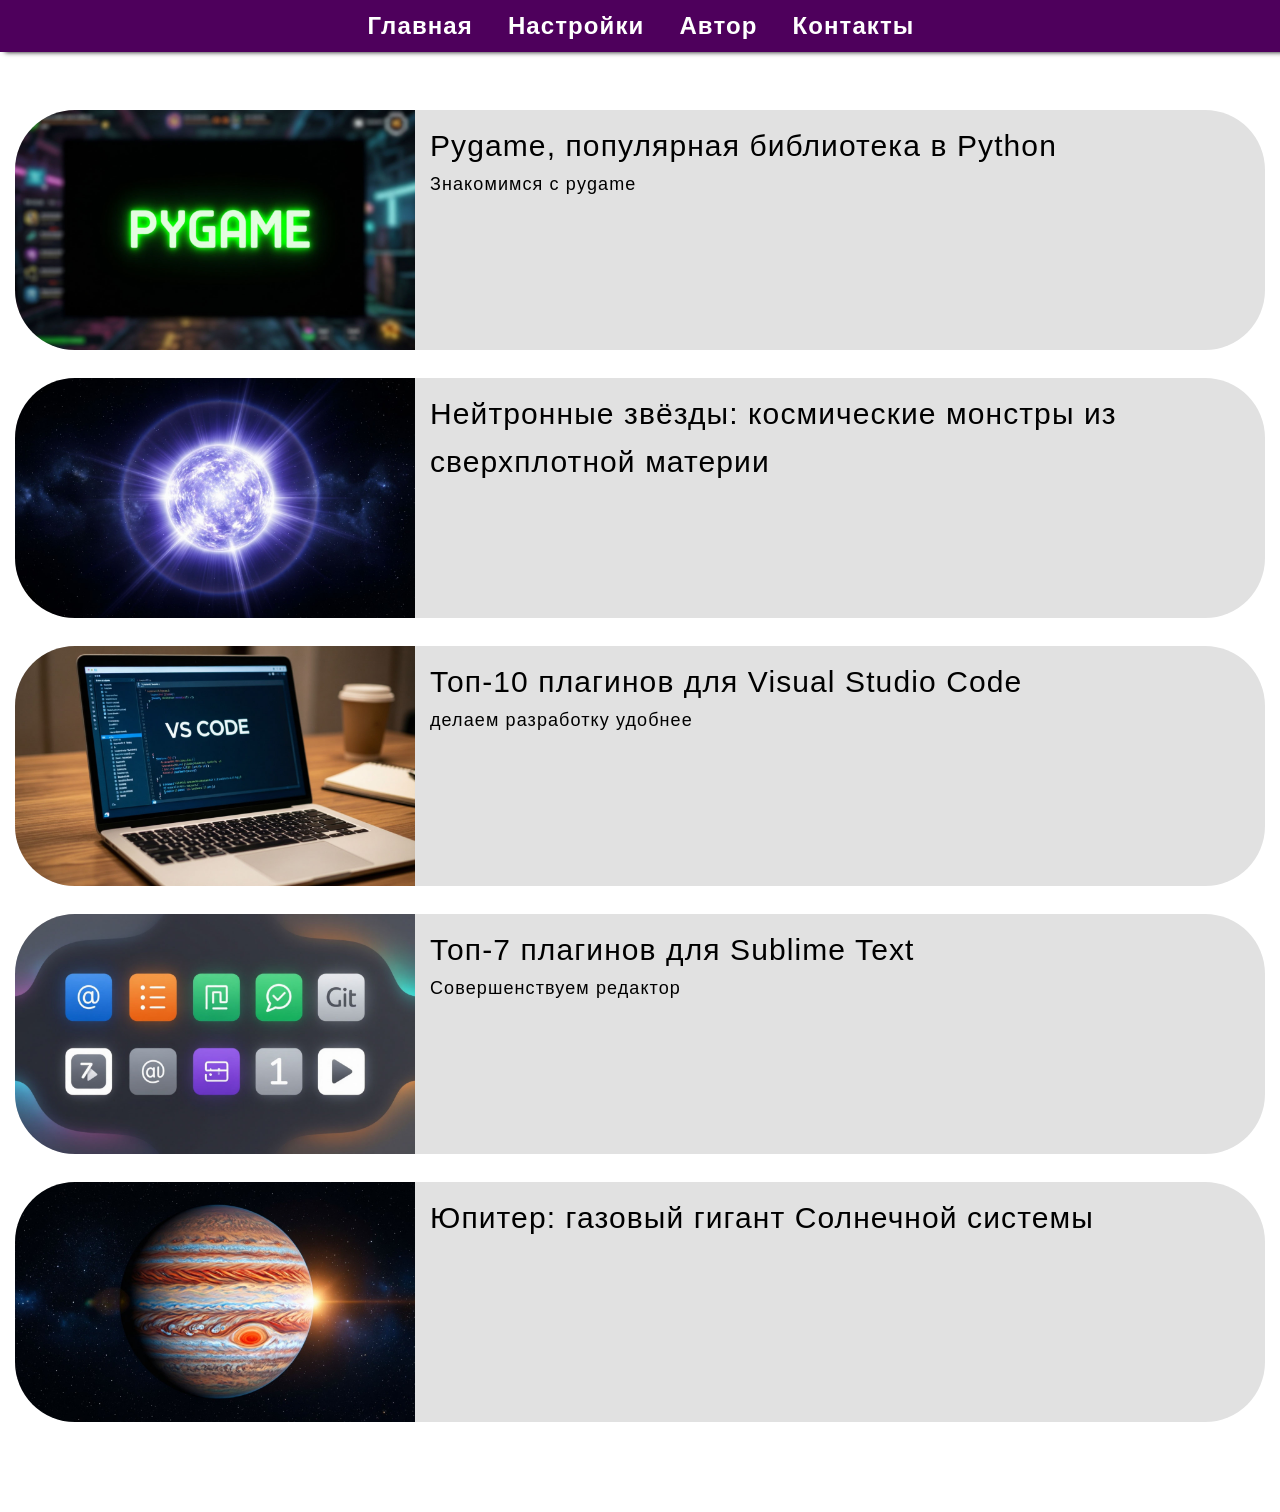
<file: index.html>
<!DOCTYPE html>
<html lang="en">
<head>
  <meta charset="UTF-8">
  <meta name="viewport" content="width=device-width, initial-scale=1.0">
  <link rel="stylesheet" href="style.css">
  <link rel="shortcut icon" href="img/free-icon-web-3694372.png" />
  <title>Главная</title>
</head>
<body>
  <header>
    <a href="index.html">Главная</a>
    <div class="header_contact_box">
      <input class="non_checkbox" type="checkbox" id="toggle-3">
      <label class="header_text_label" for="toggle-3">Настройки</label>
      <div class="contack_container">
        <label class="close_window" for="toggle-3">
          <img class="img_block_info" src="img/close_windows.png">
        </label>
        <p style="margin-top: 5px;">Я не владею javascript</p>
        <img class="header_mem" src="img/mem_cat_2.webp">
      </div>
    </div>
    <a class="header_text_label" href="about_me.html">Автор</a>
    <div class="header_contact_box">
      <input class="non_checkbox" type="checkbox" id="toggle-1">
      <label class="header_text_label" for="toggle-1">Контакты</label>
      <div class="contack_container">
        <label class="close_window" for="toggle-1">
          <img class="img_block_info" src="img/close_windows.png">
        </label>
        <p style="margin-right: 40px;">EMAIL: ferymgan@gmail.com</p>
        <p>TEL: +7(123)123-12-12</p>
      </div>
    </div>
  </header>
  <div class="header_min_720px">
    <a href="index.html"><img class="icons_header" src="img/home.png"></a>
    <div class="header_contact_box">
      <input class="non_checkbox" type="checkbox" id="min-toggle-1">
      <label class="header_text_label" for="min-toggle-1"><img class="icons_header" src="img/sitings.png"></label>
      <div class="contack_container">
        <label class="close_window" for="min-toggle-1">
          <img class="img_block_info" src="img/close_windows.png">
        </label>
        <p style="margin-top: 5px;">Я не владею javascript</p>
        <img class="header_mem" src="img/mem_cat_2.webp">
      </div>
    </div>
    <a href="about_me.html"><img class="icons_header" src="img/infa.png"></a>
    <div class="header_contact_box">
      <input class="non_checkbox" type="checkbox" id="min-toggle-2">
      <label class="header_text_label" for="min-toggle-2"><img class="icons_header" src="img/contact.png"></label>
      <div class="contack_container">
        <label class="close_window" for="min-toggle-2">
          <img class="img_block_info" src="img/close_windows.png">
        </label>
        <p style="margin-right: 40px;">EMAIL: ferymgan@gmail.com</p>
        <p>TEL: +7(123)123-12-12</p>
      </div>
    </div>
  </div>
  <div class="glav_content">
    <a class="glav_container" href="pygame_s.html">
      <img class="obloshka_glav" src="img/pygame_obloshka.jpg">
      <div>
        <p>Pygame, популярная библиотека в Python</p>
        <div class="text_p_container"><p>Знакомимся с pygame</p></div>
      </div>
    </a>
    <a class="glav_container" href="netron_stars.html">
      <img class="obloshka_glav" src="img/netron_star.jpg">
      <div>
        <p>Нейтронные звёзды: космические монстры из сверхплотной материи</p>
        <div class="text_p_container"><p></p></div>
      </div>
    </a>
    <a class="glav_container" href="vs_code_plagins.html">
      <img class="obloshka_glav" src="img/vs_code_obloshka.jpg">
      <div>
        <p>Топ‑10 плагинов для Visual Studio Code</p>
        <div class="text_p_container"><p>делаем разработку удобнее</p></div>
      </div>
    </a>
    <a class="glav_container" href="syblime_plagins.html">
      <img class="obloshka_glav" src="img/syblime_text_obloshka.jpg" loading="lazy">
      <div>
        <p>Топ‑7 плагинов для Sublime Text</p>
        <div class="text_p_container"><p>Совершенствуем редактор</p></div>
      </div>
    </a>
    <a class="glav_container" href="jupiter_s.html">
      <img class="obloshka_glav" src="img/jupiter_obloshka.jpg" loading="lazy">
      <div>
        <p>Юпитер: газовый гигант Солнечной системы</p>
        <div class="text_p_container"></div>
      </div>
    </a>
  </div>
  <footer>
    
  </footer>
</body>
</html>
</file>
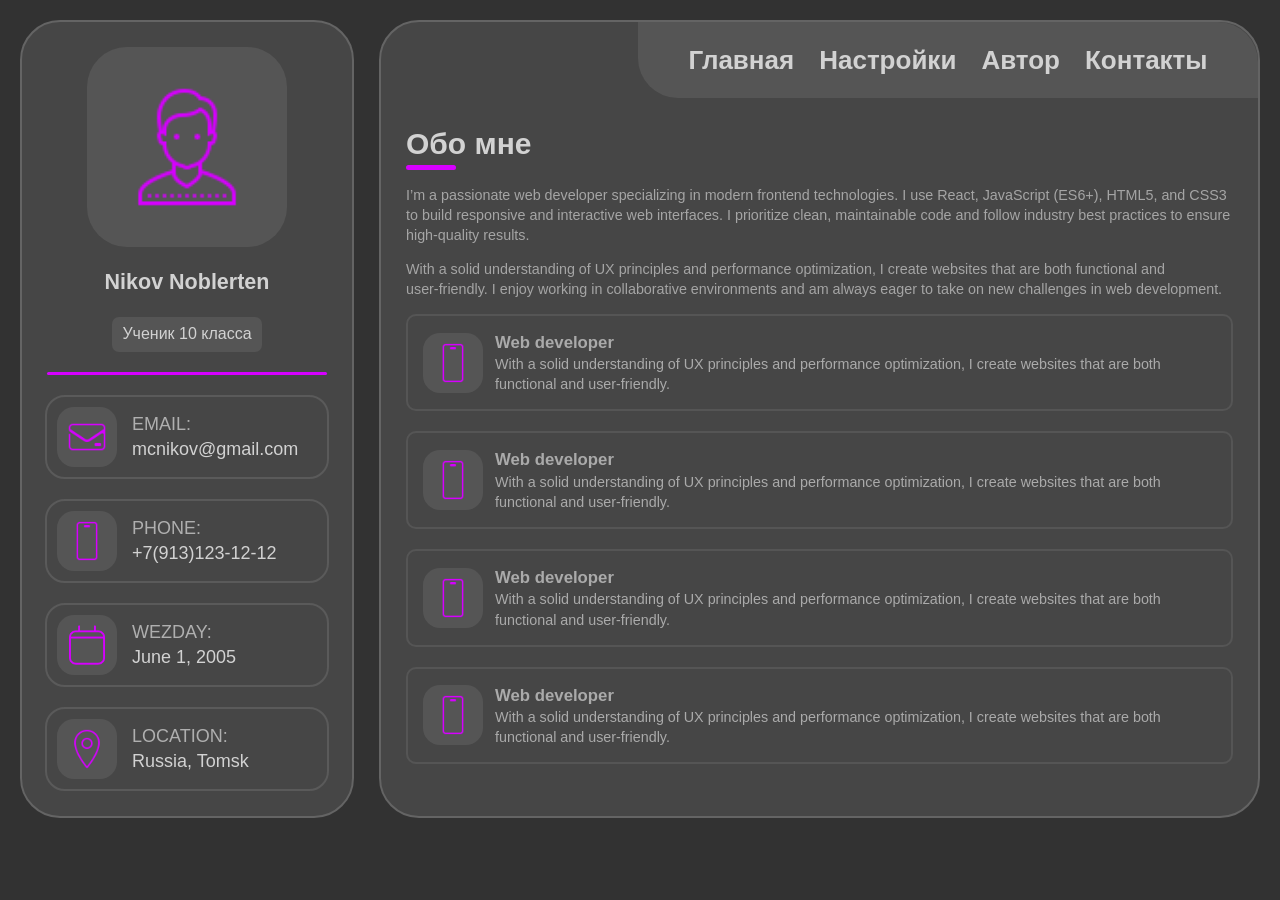
<file: about_me.html>
<!DOCTYPE html>
<html lang="en">
<head>
  <meta charset="UTF-8">
  <meta name="viewport" content="width=device-width, initial-scale=1.0">
  <link rel="stylesheet" href="about.css">
  <link rel="shortcut icon" href="img/free-icon-web-3694372.png" />
  <title>Обо мне</title>
</head>
<body>
  <div class="header_glav">
    <a href="index.html"><img class="icons_header" src="img/home.png"></a>
    <div class="header_contact_box">
      <input class="non_checkbox" type="checkbox" id="min-toggle-1">
      <label for="min-toggle-1"><img class="icons_header" src="img/sitings.png"></label>
      <div class="contack_container">
        <label class="close_window" for="min-toggle-1">
          <img class="img_block_info_close" src="img_about/close_window.png">
        </label>
        <p style="margin-top: 5px;">Я не владею javascript</p>
        <img class="header_mem" src="img/mem_cat_2.webp">
      </div>
    </div>
    <a href="about_me.html"><img class="icons_header" src="img/infa.png"></a>
    <div class="header_contact_box">
      <input class="non_checkbox" type="checkbox" id="min-toggle-2">
      <label for="min-toggle-2"><img class="icons_header" src="img/contact.png"></label>
      <div class="contack_container">
        <label class="close_window" for="min-toggle-2">
          <img class="img_block_info_close" src="img_about/close_window.png">
        </label>
        <p style="margin-right: 40px;">EMAIL: ferymgan@gmail.com</p>
        <p>TEL: +7(123)123-12-12</p>
      </div>
    </div>
  </div>
  <div class="content">
    <div class="left_block">
      <div class="background_img_person"><img style="width: 150px;" src="img_about/images_people.png"></div>
      <h2 class="h2_left_block">Nikov Noblerten</h2>
      <div class="background_ychenik">Ученик 10 класса</div>
      <div class="gorinzotaly_left_block"></div>
      <div class="left_block_info">
        <div class="background_block_info"><img class="img_block_info" src="img_about/infa_1.png"></div>
        <div class="text_left_block_info">
          <p class="text_p_block_info">EMAIL:</p>
          <p>mcnikov@gmail.com</p>
        </div>
      </div>
      <div class="left_block_info">
        <div class="background_block_info"><img class="img_block_info" src="img_about/infa_2.png"></div>
        <div class="text_left_block_info">
          <p class="text_p_block_info">PHONE:</p>
          <p>+7(913)123-12-12</p>
        </div>
      </div>
      <div class="left_block_info">
        <div class="background_block_info"><img class="img_block_info" src="img_about/infa_3.png"></div>
        <div class="text_left_block_info">
          <p class="text_p_block_info">WEZDAY:</p>
          <p>June 1, 2005</p>
        </div>
      </div>
      <div class="left_block_info">
        <div class="background_block_info"><img class="img_block_info" src="img_about/infa_4.png"></div>
        <div class="text_left_block_info">
          <p class="text_p_block_info">LOCATION:</p>
          <p>Russia, Tomsk</p>
        </div>
      </div>
    </div>
    <div class="right_block">
      <header>
        <a class="header_text_label" href="index.html">Главная</a>
        <div class="header_contact_box">
          <input class="non_checkbox" type="checkbox" id="toggle-3">
          <label class="header_text_label" for="toggle-3">Настройки</label>
          <div class="contack_container">
            <label class="close_window" for="toggle-3">
              <img class="img_block_info" src="img_about/close_window.png">
            </label>
            <p style="margin-top: 5px;">Я не владею javascript</p>
            <img class="header_mem" src="img/mem_cat_2.webp">
          </div>
        </div>
        <a class="header_text_label" href="#">Автор</a>
        <div class="header_contact_box">
          <input class="non_checkbox" type="checkbox" id="toggle-1">
          <label class="header_text_label" for="toggle-1">Контакты</label>
          <div class="contack_container">
            <label class="close_window" for="toggle-1">
              <img class="img_block_info" src="img_about/close_window.png">
            </label>
            <p style="margin-right: 40px;">EMAIL: ferymgan@gmail.com</p>
            <p>TEL: +7(123)123-12-12</p>
          </div>
        </div>
      </header>
      <div class="content_right_block">
        <h2>Обо мне</h2>
        <div class="gorizontaly_right_block"></div>
        <p>I’m a passionate web developer specializing in modern frontend technologies. I use React, JavaScript (ES6+), HTML5, and CSS3 to build responsive and interactive web interfaces. I prioritize clean, maintainable code and follow industry best practices to ensure high‑quality results.</p>
        <p>With a solid understanding of UX principles and performance optimization, I create websites that are both functional and user‑friendly. I enjoy working in collaborative environments and am always eager to take on new challenges in web development.</p>
        <div class="glav_box_right">
          <div class="box_right_block">
            <div class="container">
              <div class="background_block_info"><img class="img_block_info" src="img_about/infa_2.png"></div>
              <div class="text_left_block_info">
                <h3>Web developer</h3>
                <p>With a solid understanding of UX principles and performance optimization, I create websites that are both functional and user‑friendly.</p>
              </div>
            </div>
            <div class="container">
              <div class="background_block_info"><img class="img_block_info" src="img_about/infa_2.png"></div>
              <div class="text_left_block_info">
                <h3>Web developer</h3>
                <p>With a solid understanding of UX principles and performance optimization, I create websites that are both functional and user‑friendly.</p>
              </div>
            </div>
          </div>
          <div class="box_right_block">
            <div class="container">
              <div class="background_block_info"><img class="img_block_info" src="img_about/infa_2.png"></div>
              <div class="text_left_block_info">
                <h3>Web developer</h3>
                <p>With a solid understanding of UX principles and performance optimization, I create websites that are both functional and user‑friendly.</p>
              </div>
            </div>
            <div class="container">
              <div class="background_block_info"><img class="img_block_info" src="img_about/infa_2.png"></div>
              <div class="text_left_block_info">
                <h3>Web developer</h3>
                <p>With a solid understanding of UX principles and performance optimization, I create websites that are both functional and user‑friendly.</p>
              </div>
            </div>
          </div>
        </div>
      </div>
    </div>
  </div>
</body>
</html>
</file>
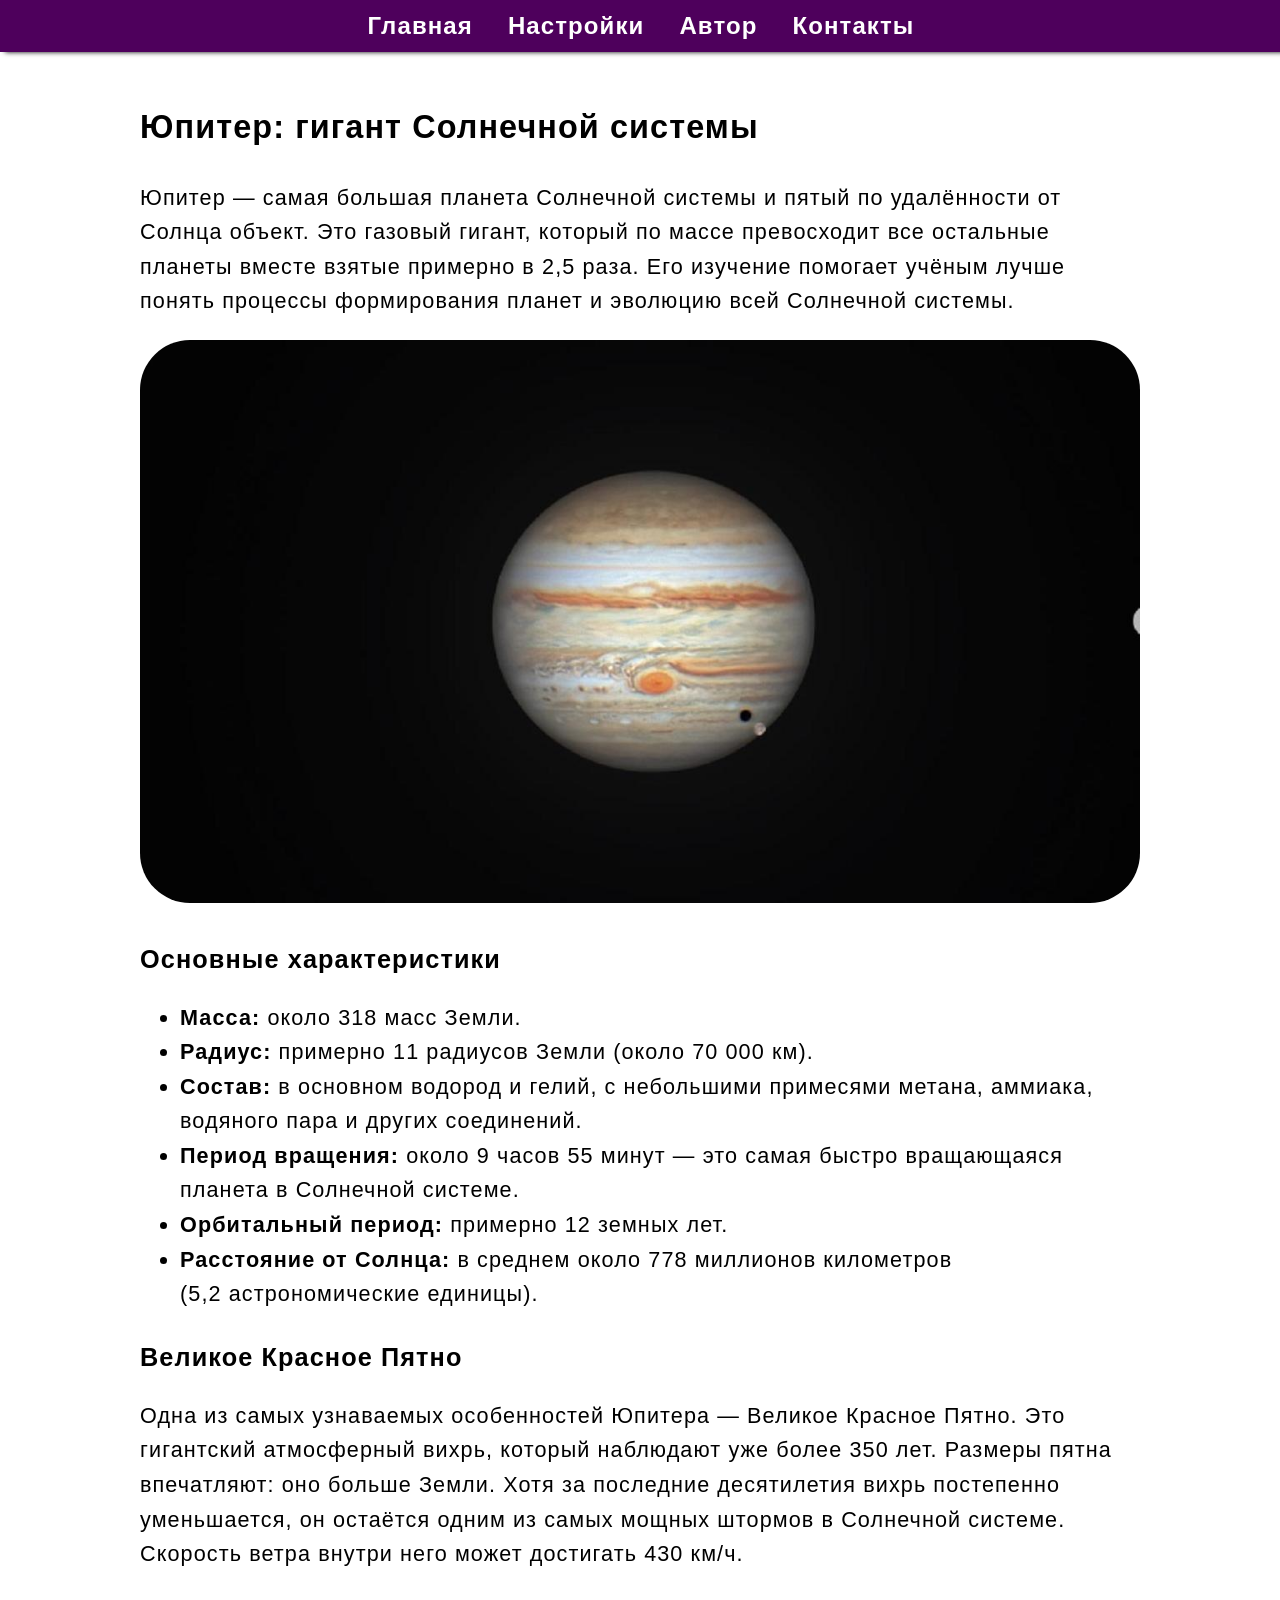
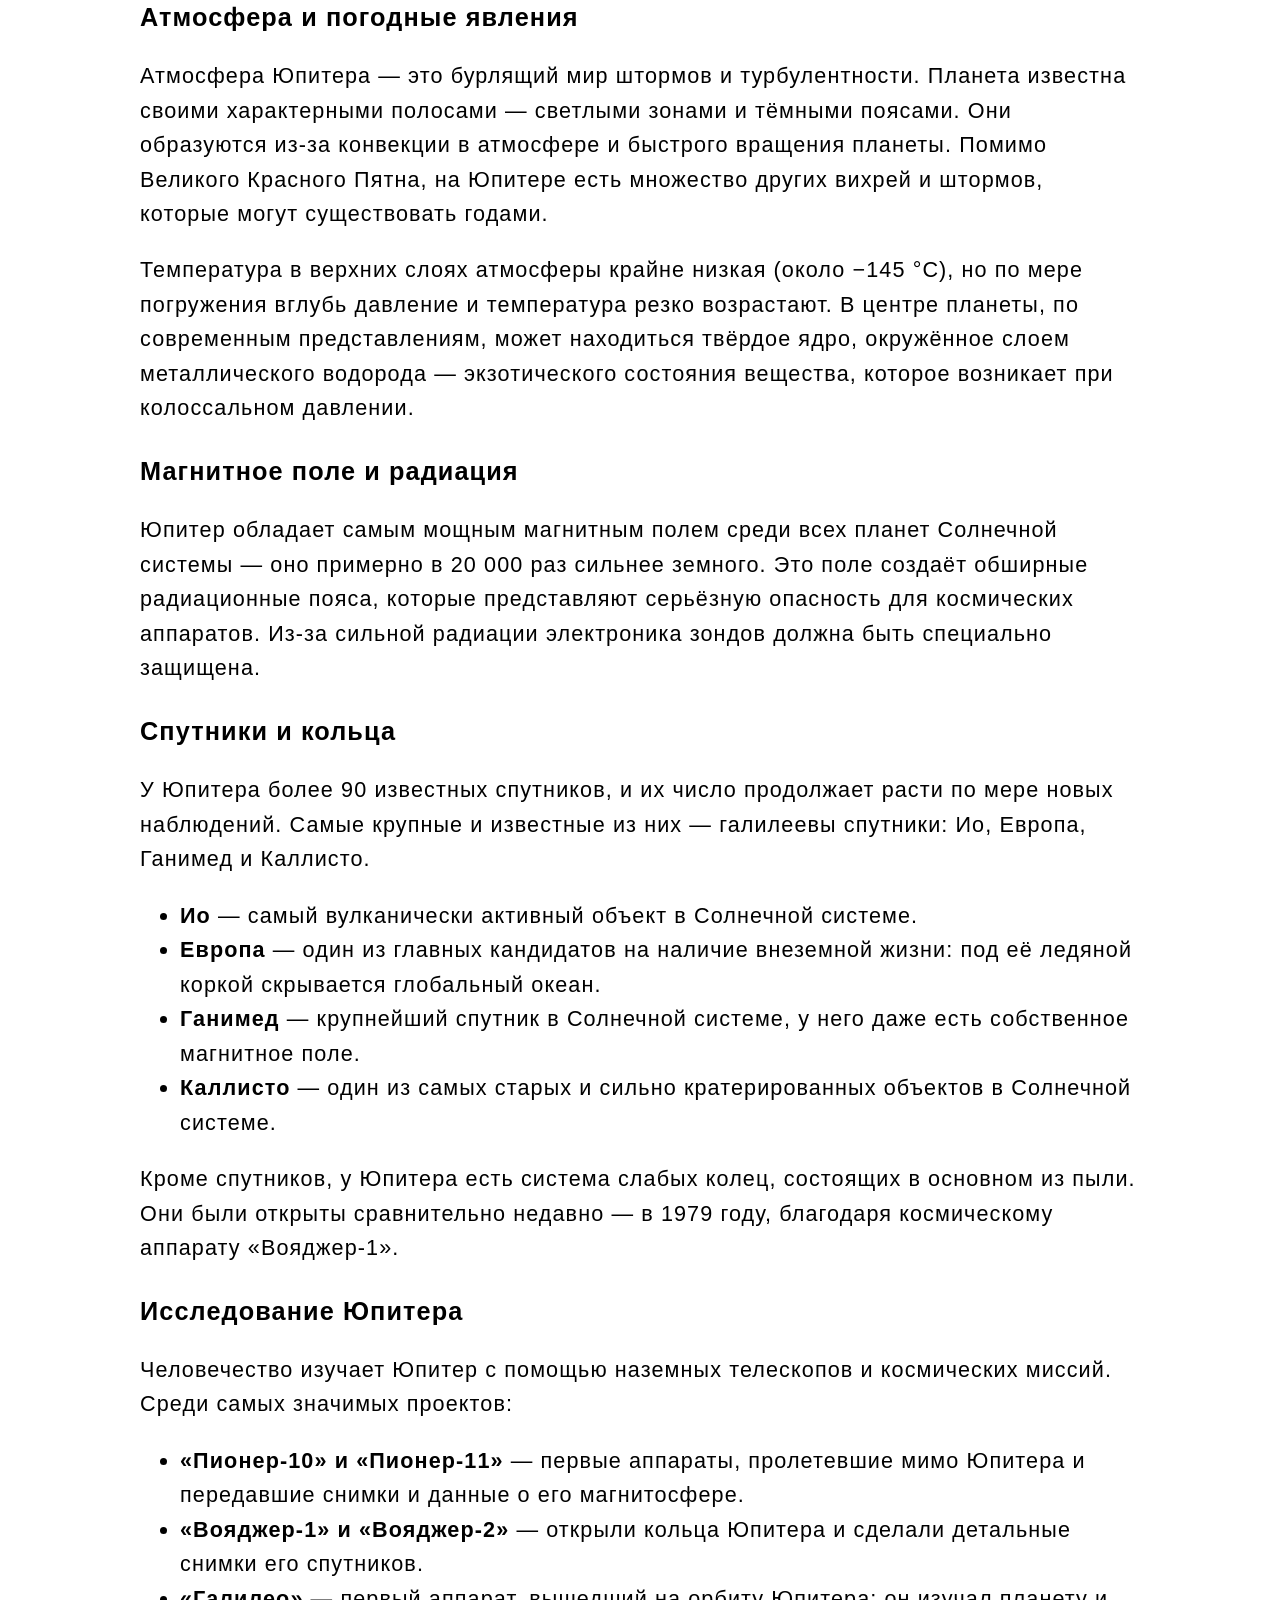
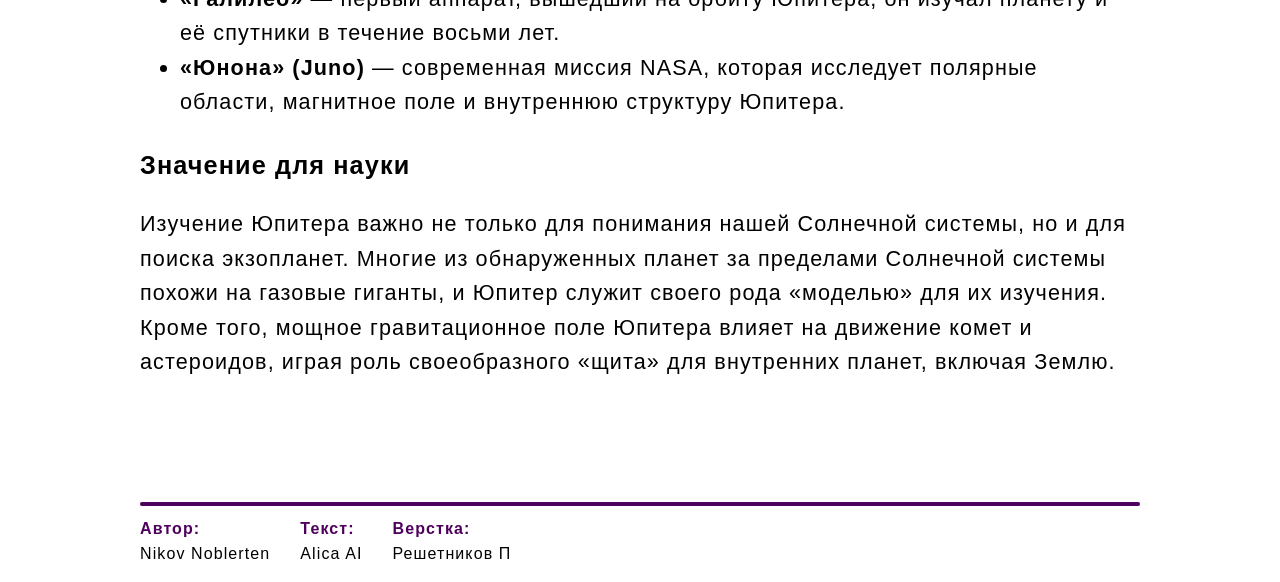
<file: jupiter_s.html>
<!DOCTYPE html>
<html lang="en">
<head>
  <meta charset="UTF-8">
  <meta name="viewport" content="width=device-width, initial-scale=1.0">
  <link rel="stylesheet" href="style.css">
  <link rel="shortcut icon" href="img/free-icon-web-3694372.png" />
  <title>Юпитер: гигант Солнечной системы</title>
</head>
<body>
  <header>
    <a href="index.html">Главная</a>
    <div class="header_contact_box">
      <input class="non_checkbox" type="checkbox" id="toggle-3">
      <label class="header_text_label" for="toggle-3">Настройки</label>
      <div class="contack_container">
        <label class="close_window" for="toggle-3">
          <img class="img_block_info" src="img/close_windows.png">
        </label>
        <p style="margin-top: 5px;">Я не владею javascript</p>
        <img class="header_mem" src="img/mem_cat_2.webp">
      </div>
    </div>
    <a class="header_text_label" href="about_me.html">Автор</a>
    <div class="header_contact_box">
      <input class="non_checkbox" type="checkbox" id="toggle-1">
      <label class="header_text_label" for="toggle-1">Контакты</label>
      <div class="contack_container">
        <label class="close_window" for="toggle-1">
          <img class="img_block_info" src="img/close_windows.png">
        </label>
        <p style="margin-right: 40px;">EMAIL: ferymgan@gmail.com</p>
        <p>TEL: +7(123)123-12-12</p>
      </div>
    </div>
  </header>
  <div class="header_min_720px">
    <a href="index.html"><img class="icons_header" src="img/home.png"></a>
    <div class="header_contact_box">
      <input class="non_checkbox" type="checkbox" id="min-toggle-1">
      <label class="header_text_label" for="min-toggle-1"><img class="icons_header" src="img/sitings.png"></label>
      <div class="contack_container">
        <label class="close_window" for="min-toggle-1">
          <img class="img_block_info" src="img/close_windows.png">
        </label>
        <p style="margin-top: 5px;">Я не владею javascript</p>
        <img class="header_mem" src="img/mem_cat_2.webp">
      </div>
    </div>
    <a href="about_me.html"><img class="icons_header" src="img/infa.png"></a>
    <div class="header_contact_box">
      <input class="non_checkbox" type="checkbox" id="min-toggle-2">
      <label class="header_text_label" for="min-toggle-2"><img class="icons_header" src="img/contact.png"></label>
      <div class="contack_container">
        <label class="close_window" for="min-toggle-2">
          <img class="img_block_info" src="img/close_windows.png">
        </label>
        <p style="margin-right: 40px;">EMAIL: ferymgan@gmail.com</p>
        <p>TEL: +7(123)123-12-12</p>
      </div>
    </div>
  </div>
  <div class="content">
    <h2>Юпитер: гигант Солнечной системы</h2>
    <p>Юпитер — самая большая планета Солнечной системы и пятый по удалённости от Солнца объект. Это газовый гигант, который по массе превосходит все остальные планеты вместе взятые примерно в 2,5 раза. Его изучение помогает учёным лучше понять процессы формирования планет и эволюцию всей Солнечной системы.</p>
    <img class="stat_obloshka" src="img/stat_jupiter.jpeg">
    <h3>Основные характеристики</h3>
    <ul>
      <li><strong>Масса:</strong> около 318 масс Земли.</li>
      <li><strong>Радиус:</strong> примерно 11 радиусов Земли (около 70 000 км).</li>
      <li><strong>Состав:</strong> в основном водород и гелий, с небольшими примесями метана, аммиака, водяного пара и других соединений.</li>
      <li><strong>Период вращения:</strong> около 9 часов 55 минут — это самая быстро вращающаяся планета в Солнечной системе.</li>
      <li><strong>Орбитальный период:</strong> примерно 12 земных лет.</li>
      <li><strong>Расстояние от Солнца:</strong> в среднем около 778 миллионов километров (5,2 астрономические единицы).</li>
    </ul>
    <h3>Великое Красное Пятно</h3>
    <p>Одна из самых узнаваемых особенностей Юпитера — Великое Красное Пятно. Это гигантский атмосферный вихрь, который наблюдают уже более 350 лет. Размеры пятна впечатляют: оно больше Земли. Хотя за последние десятилетия вихрь постепенно уменьшается, он остаётся одним из самых мощных штормов в Солнечной системе. Скорость ветра внутри него может достигать 430 км/ч.</p>
    <h3>Атмосфера и погодные явления</h3>
    <p>Атмосфера Юпитера — это бурлящий мир штормов и турбулентности. Планета известна своими характерными полосами — светлыми зонами и тёмными поясами. Они образуются из‑за конвекции в атмосфере и быстрого вращения планеты. Помимо Великого Красного Пятна, на Юпитере есть множество других вихрей и штормов, которые могут существовать годами.</p>
    <p>Температура в верхних слоях атмосферы крайне низкая (около −145 °C), но по мере погружения вглубь давление и температура резко возрастают. В центре планеты, по современным представлениям, может находиться твёрдое ядро, окружённое слоем металлического водорода — экзотического состояния вещества, которое возникает при колоссальном давлении.</p>
    <h3>Магнитное поле и радиация</h3>
    <p>Юпитер обладает самым мощным магнитным полем среди всех планет Солнечной системы — оно примерно в 20 000 раз сильнее земного. Это поле создаёт обширные радиационные пояса, которые представляют серьёзную опасность для космических аппаратов. Из‑за сильной радиации электроника зондов должна быть специально защищена.</p>
    <h3>Спутники и кольца</h3>
    <p>У Юпитера более 90 известных спутников, и их число продолжает расти по мере новых наблюдений. Самые крупные и известные из них — галилеевы спутники: Ио, Европа, Ганимед и Каллисто.</p>
    <ul>
      <li><strong>Ио</strong> — самый вулканически активный объект в Солнечной системе.</li>
      <li><strong>Европа</strong> — один из главных кандидатов на наличие внеземной жизни: под её ледяной коркой скрывается глобальный океан.</li>
      <li><strong>Ганимед</strong> — крупнейший спутник в Солнечной системе, у него даже есть собственное магнитное поле.</li>
      <li><strong>Каллисто</strong> — один из самых старых и сильно кратерированных объектов в Солнечной системе.</li>
    </ul>
    <p>Кроме спутников, у Юпитера есть система слабых колец, состоящих в основном из пыли. Они были открыты сравнительно недавно — в 1979 году, благодаря космическому аппарату «Вояджер‑1».</p>
    <h3>Исследование Юпитера</h3>
    <p>Человечество изучает Юпитер с помощью наземных телескопов и космических миссий. Среди самых значимых проектов:</p>
    <ul>
      <li><strong>«Пионер‑10» и «Пионер‑11»</strong> — первые аппараты, пролетевшие мимо Юпитера и передавшие снимки и данные о его магнитосфере.</li>
      <li><strong>«Вояджер‑1» и «Вояджер‑2»</strong> — открыли кольца Юпитера и сделали детальные снимки его спутников.</li>
      <li><strong>«Галилео»</strong> — первый аппарат, вышедший на орбиту Юпитера; он изучал планету и её спутники в течение восьми лет.</li>
      <li><strong>«Юнона» (Juno)</strong> — современная миссия NASA, которая исследует полярные области, магнитное поле и внутреннюю структуру Юпитера.</li>
    </ul>
    <h3>Значение для науки</h3>
    <p>Изучение Юпитера важно не только для понимания нашей Солнечной системы, но и для поиска экзопланет. Многие из обнаруженных планет за пределами Солнечной системы похожи на газовые гиганты, и Юпитер служит своего рода «моделью» для их изучения. Кроме того, мощное гравитационное поле Юпитера влияет на движение комет и астероидов, играя роль своеобразного «щита» для внутренних планет, включая Землю.</p>
  </div>
  <div class="text_p_stat_content">
    <p>Возможно вам будет интересно</p>
  </div>
  <div class="poxosh_stat_content">
    <a class="stat_block_content" href="vs_code_plagins.html">
      <img class="stat_obloshka_content" src="img/vs_code_obloshka.jpg">
      <p>Топ‑10 плагинов для Visual Studio Code</p>
      <p><span class="stat_block_content_1">делаем разработку удобнее</span></p>
    </a>
    <a class="stat_block_content" href="pygame_s.html">
      <img class="stat_obloshka_content" src="img/pygame_obloshka.jpg">
      <p>Pygame, популярная библиотека в Python</p>
      <p><span class="stat_block_content_1">Знакомимся с pygame</span></p>
    </a>
    <a class="stat_block_content" href="netron_stars.html">
      <img class="stat_obloshka_content" src="img/netron_star.jpg">
      <p>Нейтронные звёзды: космические монстры из сверхплотной материи</p>
    </a>
  </div>
  <footer>
    <div class="gorizontaly_block"></div>
    <div class="footer_conteiner">
      <div class="box_footer">
        <p style="color: rgb(78, 0, 92); font-weight: 600;">Автор:</p>
        <p>Nikov Noblerten</p>
      </div>
      <div class="box_footer">
        <p style="color: rgb(78, 0, 92); font-weight: 600;">Текст:</p>
        <p>Alica AI</p>
      </div>
      <div class="box_footer">
        <p style="color: rgb(78, 0, 92); font-weight: 600;">Верстка:</p>
        <p>Решетников П</p>
      </div>
    </div>
  </footer>
</body>
</html>
</file>
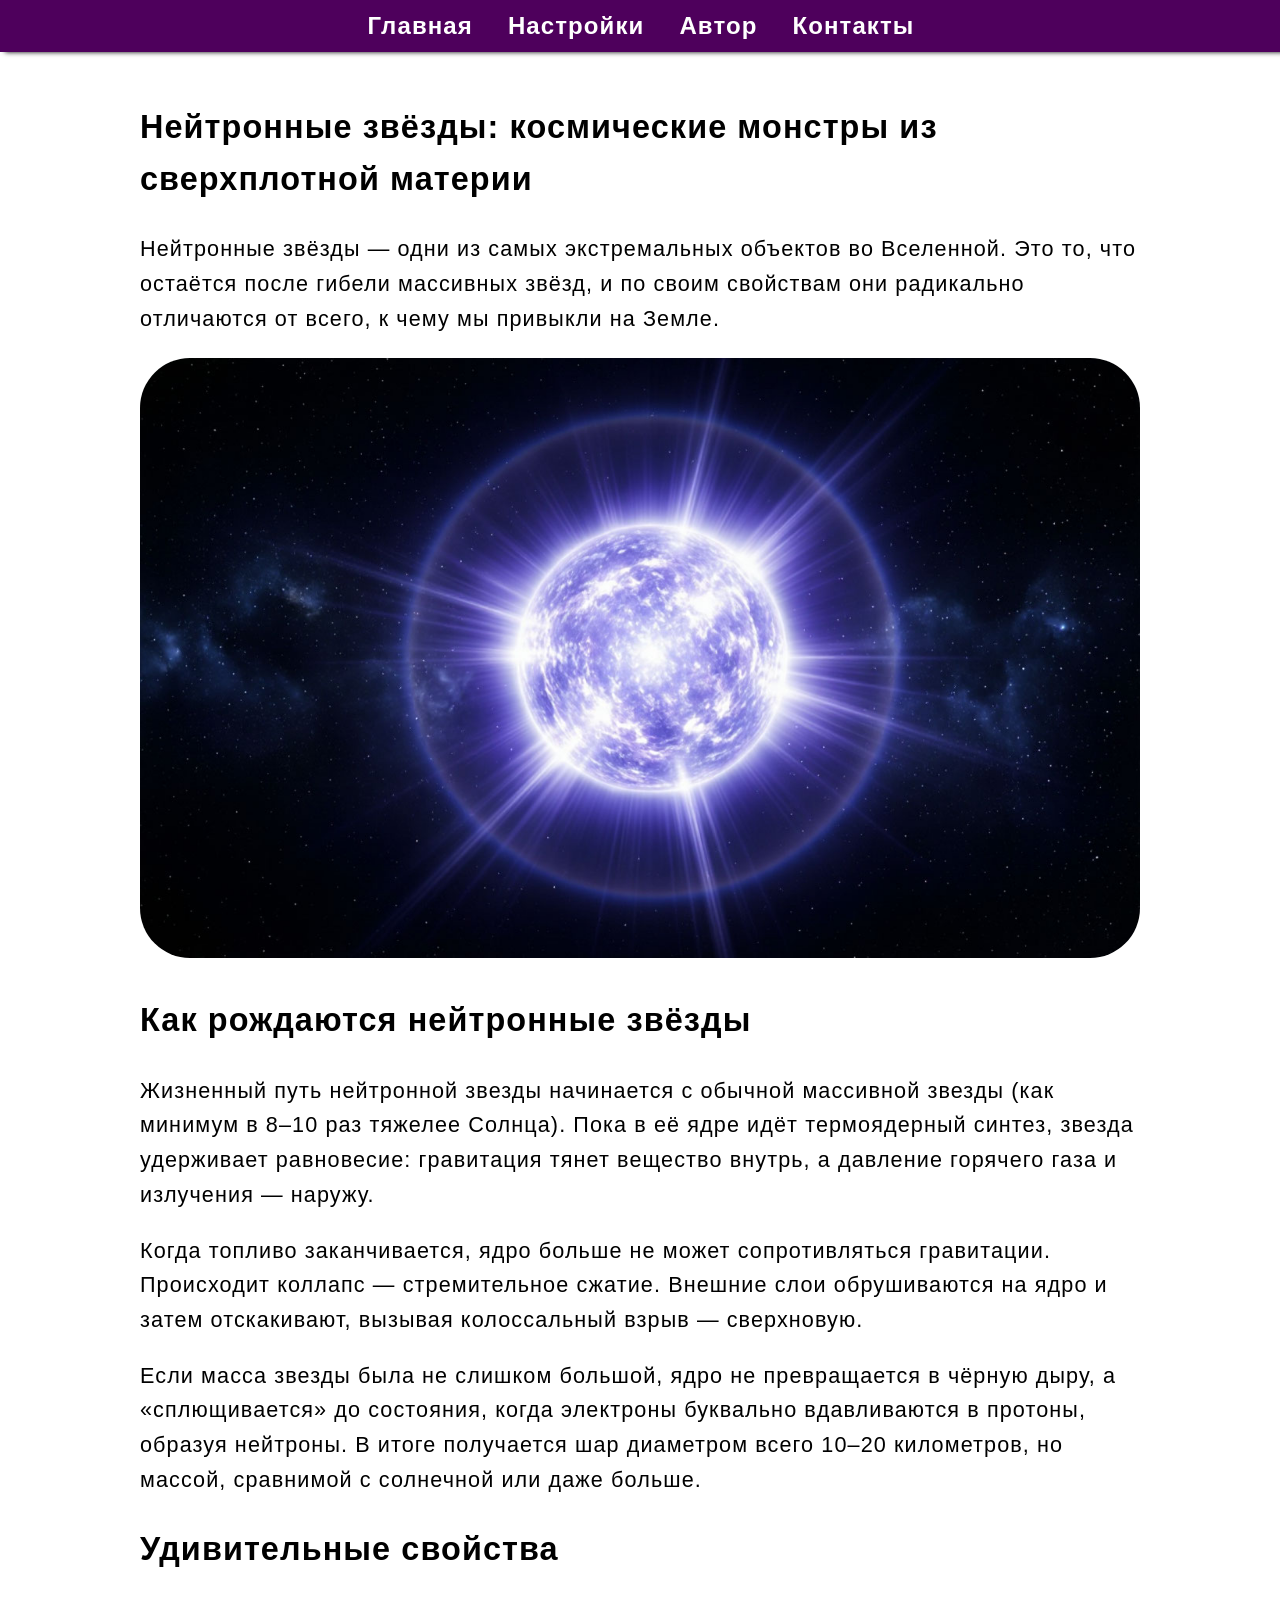
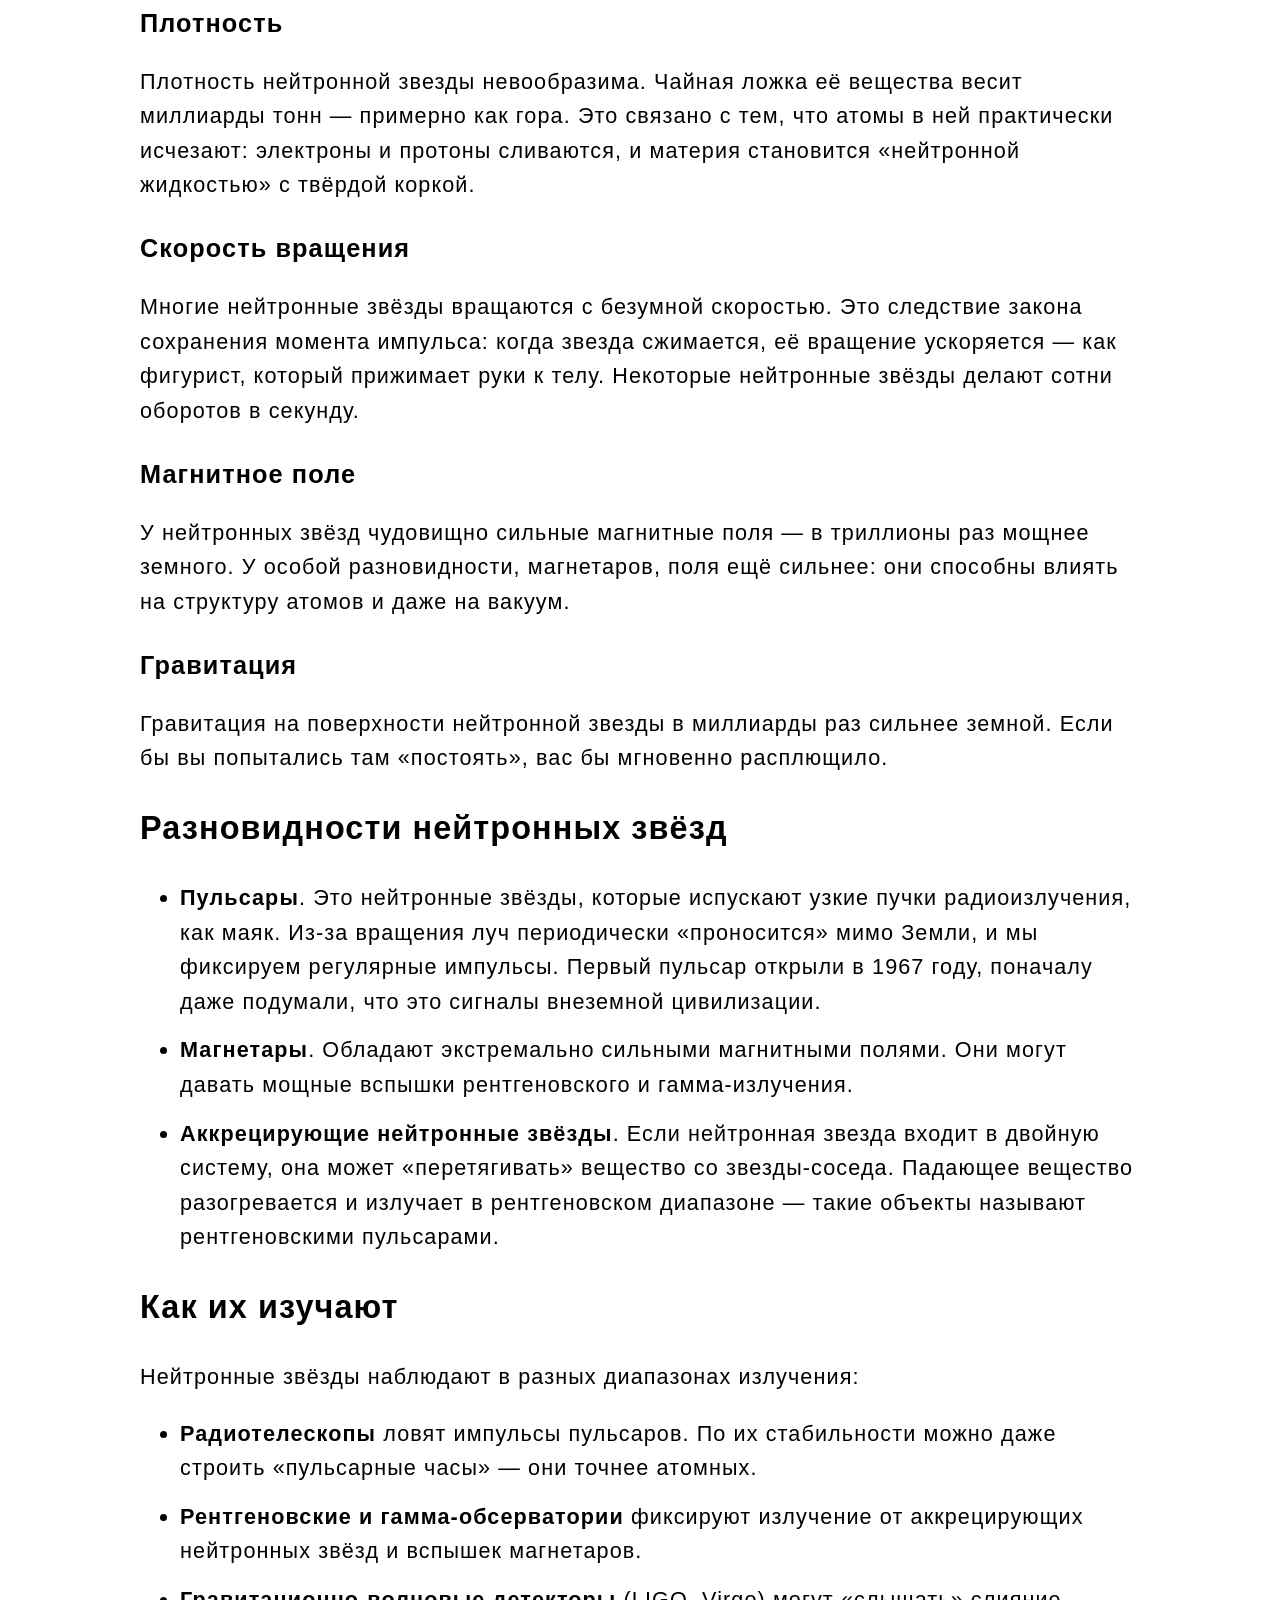
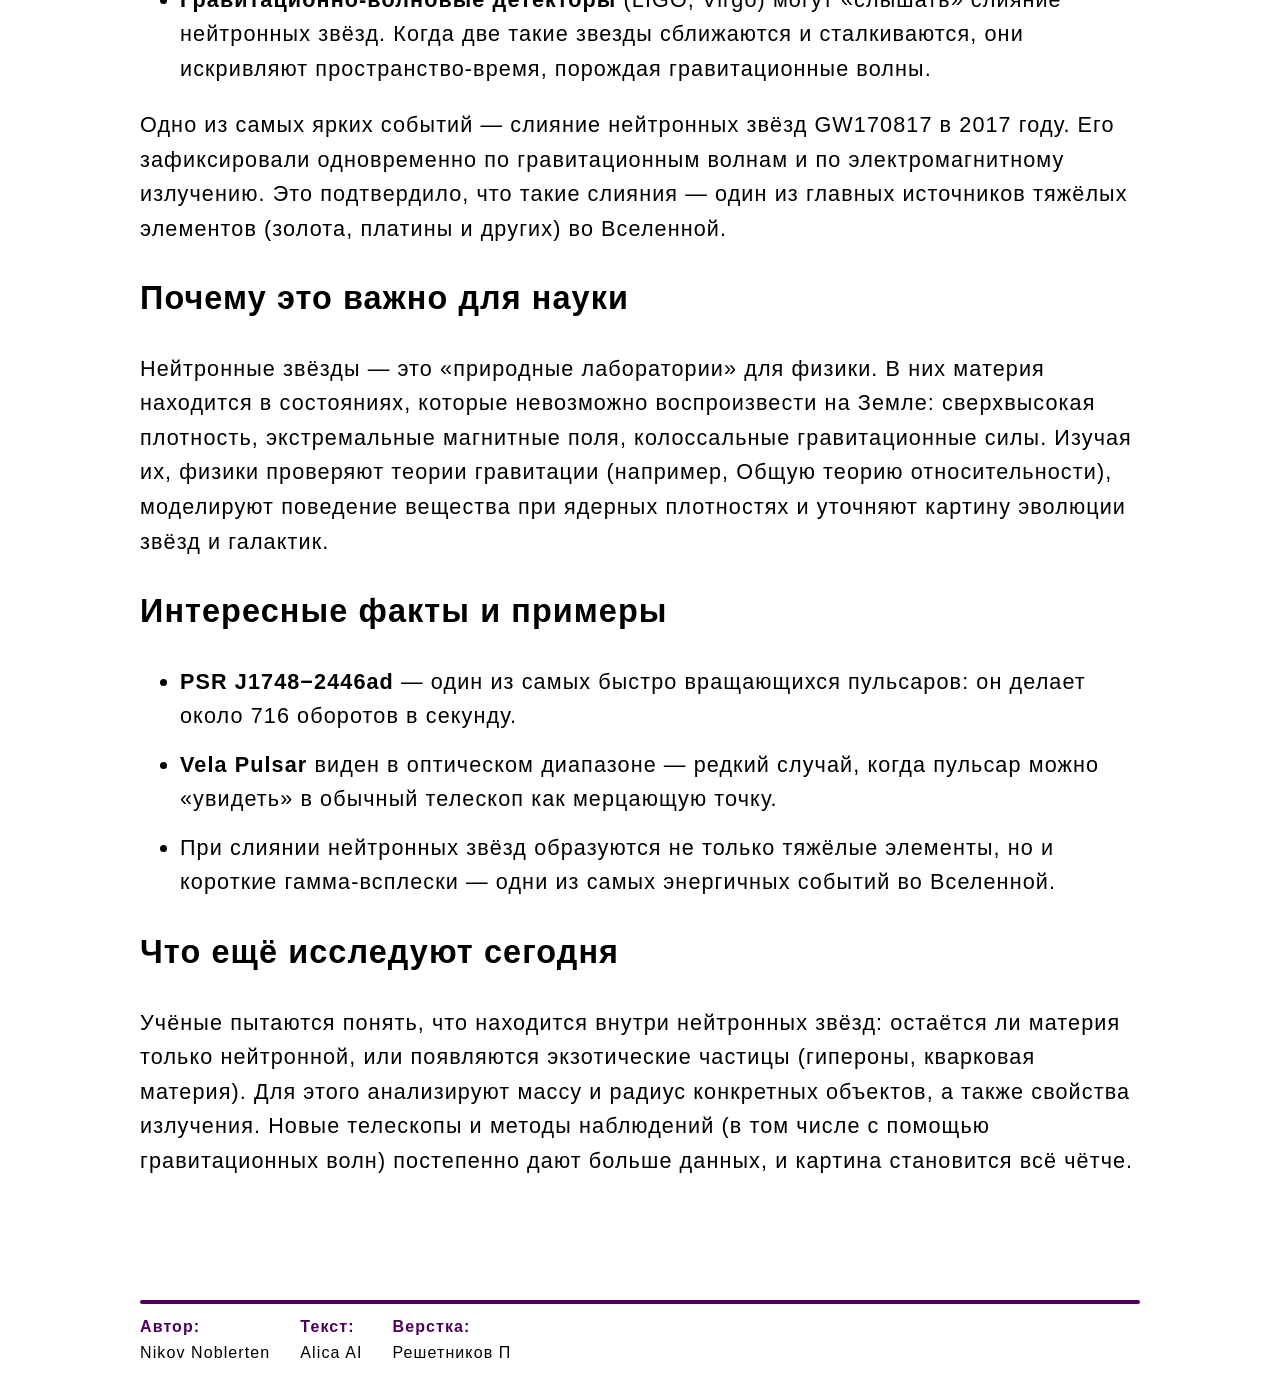
<file: netron_stars.html>
<!DOCTYPE html>
<html lang="en">
<head>
  <meta charset="UTF-8">
  <meta name="viewport" content="width=device-width, initial-scale=1.0">
  <link rel="stylesheet" href="style.css">
  <link rel="shortcut icon" href="img/free-icon-web-3694372.png" />
  <title>Нейтронные звёзды: космические монстры из сверхплотной материи</title>
</head>
<body>
  <header>
    <a href="index.html">Главная</a>
    <div class="header_contact_box">
      <input class="non_checkbox" type="checkbox" id="toggle-3">
      <label class="header_text_label" for="toggle-3">Настройки</label>
      <div class="contack_container">
        <label class="close_window" for="toggle-3">
          <img class="img_block_info" src="img/close_windows.png">
        </label>
        <p style="margin-top: 5px;">Я не владею javascript</p>
        <img class="header_mem" src="img/mem_cat_2.webp">
      </div>
    </div>
    <a class="header_text_label" href="about_me.html">Автор</a>
    <div class="header_contact_box">
      <input class="non_checkbox" type="checkbox" id="toggle-1">
      <label class="header_text_label" for="toggle-1">Контакты</label>
      <div class="contack_container">
        <label class="close_window" for="toggle-1">
          <img class="img_block_info" src="img/close_windows.png">
        </label>
        <p style="margin-right: 40px;">EMAIL: ferymgan@gmail.com</p>
        <p>TEL: +7(123)123-12-12</p>
      </div>
    </div>
  </header>
  <div class="header_min_720px">
    <a href="index.html"><img class="icons_header" src="img/home.png"></a>
    <div class="header_contact_box">
      <input class="non_checkbox" type="checkbox" id="min-toggle-1">
      <label class="header_text_label" for="min-toggle-1"><img class="icons_header" src="img/sitings.png"></label>
      <div class="contack_container">
        <label class="close_window" for="min-toggle-1">
          <img class="img_block_info" src="img/close_windows.png">
        </label>
        <p style="margin-top: 5px;">Я не владею javascript</p>
        <img class="header_mem" src="img/mem_cat_2.webp">
      </div>
    </div>
    <a href="about_me.html"><img class="icons_header" src="img/infa.png"></a>
    <div class="header_contact_box">
      <input class="non_checkbox" type="checkbox" id="min-toggle-2">
      <label class="header_text_label" for="min-toggle-2"><img class="icons_header" src="img/contact.png"></label>
      <div class="contack_container">
        <label class="close_window" for="min-toggle-2">
          <img class="img_block_info" src="img/close_windows.png">
        </label>
        <p style="margin-right: 40px;">EMAIL: ferymgan@gmail.com</p>
        <p>TEL: +7(123)123-12-12</p>
      </div>
    </div>
  </div>
  <div class="content">
    <h2>Нейтронные звёзды: космические монстры из сверхплотной материи</h2>
    <p>Нейтронные звёзды — одни из самых экстремальных объектов во Вселенной. Это то, что остаётся
       после гибели массивных звёзд, и по своим свойствам они радикально отличаются от всего,
        к чему мы привыкли на Земле.</p>
    <img class="stat_obloshka" src="img/netron_star.jpg">
    <h2>Как рождаются нейтронные звёзды</h2>
    <p>Жизненный путь нейтронной звезды начинается с обычной массивной звезды (как минимум в 8–10 раз тяжелее Солнца). Пока в её ядре идёт термоядерный синтез, звезда удерживает равновесие: гравитация тянет вещество внутрь, а давление горячего газа и излучения — наружу.</p>
    <p>Когда топливо заканчивается, ядро больше не может сопротивляться гравитации. Происходит коллапс — стремительное сжатие. Внешние слои обрушиваются на ядро и затем отскакивают, вызывая колоссальный взрыв — сверхновую.</p>
    <p>Если масса звезды была не слишком большой, ядро не превращается в чёрную дыру, а «сплющивается» до состояния, когда электроны буквально вдавливаются в протоны, образуя нейтроны. В итоге получается шар диаметром всего 10–20 километров, но массой, сравнимой с солнечной или даже больше.</p>
    <h2>Удивительные свойства</h2>
    <h3>Плотность</h3>
    <p>Плотность нейтронной звезды невообразима. Чайная ложка её вещества весит миллиарды тонн — примерно как гора. Это связано с тем, что атомы в ней практически исчезают: электроны и протоны сливаются, и материя становится «нейтронной жидкостью» с твёрдой коркой.</p>
    <h3>Скорость вращения</h3>
    <p>Многие нейтронные звёзды вращаются с безумной скоростью. Это следствие закона сохранения момента импульса: когда звезда сжимается, её вращение ускоряется — как фигурист, который прижимает руки к телу. Некоторые нейтронные звёзды делают сотни оборотов в секунду.</p>
    <h3>Магнитное поле</h3>
    <p>У нейтронных звёзд чудовищно сильные магнитные поля — в триллионы раз мощнее земного. У особой разновидности, магнетаров, поля ещё сильнее: они способны влиять на структуру атомов и даже на вакуум.</p>
    <h3>Гравитация</h3>
    <p>Гравитация на поверхности нейтронной звезды в миллиарды раз сильнее земной. Если бы вы попытались там «постоять», вас бы мгновенно расплющило.</p>
    <h2>Разновидности нейтронных звёзд</h2>
    <ul class="ul_gap_s">
      <li><strong>Пульсары</strong>. Это нейтронные звёзды, которые испускают узкие пучки радиоизлучения, как маяк. Из‑за вращения луч периодически «проносится» мимо Земли, и мы фиксируем регулярные импульсы. Первый пульсар открыли в 1967 году, поначалу даже подумали, что это сигналы внеземной цивилизации.</li>
      <li><strong>Магнетары</strong>. Обладают экстремально сильными магнитными полями. Они могут давать мощные вспышки рентгеновского и гамма-излучения.</li>
      <li><strong>Аккрецирующие нейтронные звёзды</strong>. Если нейтронная звезда входит в двойную систему, она может «перетягивать» вещество со звезды-соседа. Падающее вещество разогревается и излучает в рентгеновском диапазоне — такие объекты называют рентгеновскими пульсарами.</li>
    </ul>
    <h2>Как их изучают</h2>
    <p>Нейтронные звёзды наблюдают в разных диапазонах излучения:</p>
    <ul class="ul_gap_s">
      <li><strong>Радиотелескопы</strong> ловят импульсы пульсаров. По их стабильности можно даже строить «пульсарные часы» — они точнее атомных.</li>
      <li><strong>Рентгеновские и гамма‑обсерватории</strong> фиксируют излучение от аккрецирующих нейтронных звёзд и вспышек магнетаров.</li>
      <li><strong>Гравитационно‑волновые детекторы</strong> (LIGO, Virgo) могут «слышать» слияние нейтронных звёзд. Когда две такие звезды сближаются и сталкиваются, они искривляют пространство‑время, порождая гравитационные волны.</li>
    </ul>
    <p>Одно из самых ярких событий — слияние нейтронных звёзд GW170817 в 2017 году. Его зафиксировали одновременно по гравитационным волнам и по электромагнитному излучению. Это подтвердило, что такие слияния — один из главных источников тяжёлых элементов (золота, платины и других) во Вселенной.</p>
    <h2>Почему это важно для науки</h2>
    <p>Нейтронные звёзды — это «природные лаборатории» для физики. В них материя находится в состояниях, которые невозможно воспроизвести на Земле: сверхвысокая плотность, экстремальные магнитные поля, колоссальные гравитационные силы. Изучая их, физики проверяют теории гравитации (например, Общую теорию относительности), моделируют поведение вещества при ядерных плотностях и уточняют картину эволюции звёзд и галактик.</p>
    <h2>Интересные факты и примеры</h2>
    <ul class="ul_gap_s">
      <li><strong>PSR J1748−2446ad</strong> — один из самых быстро вращающихся пульсаров: он делает около 716 оборотов в секунду.</li>
      <li><strong>Vela Pulsar</strong> виден в оптическом диапазоне — редкий случай, когда пульсар можно «увидеть» в обычный телескоп как мерцающую точку.</li>
      <li>При слиянии нейтронных звёзд образуются не только тяжёлые элементы, но и короткие гамма‑всплески — одни из самых энергичных событий во Вселенной.</li>
    </ul>
    <h2>Что ещё исследуют сегодня</h2>
    <p>Учёные пытаются понять, что находится внутри нейтронных звёзд: остаётся ли материя только нейтронной, или появляются экзотические частицы (гипероны, кварковая материя). Для этого анализируют массу и радиус конкретных объектов, а также свойства излучения. Новые телескопы и методы наблюдений (в том числе с помощью гравитационных волн) постепенно дают больше данных, и картина становится всё чётче.</p>
  </div>
  <div class="text_p_stat_content">
    <p>Возможно вам будет интересно</p>
  </div>
  <div class="poxosh_stat_content">
    <a class="stat_block_content" href="vs_code_plagins.html">
      <img class="stat_obloshka_content" src="img/vs_code_obloshka.jpg">
      <p>Топ‑10 плагинов для Visual Studio Code</p>
      <p><span class="stat_block_content_1">делаем разработку удобнее</span></p>
    </a>
    <a class="stat_block_content" href="pygame_s.html">
      <img class="stat_obloshka_content" src="img/pygame_obloshka.jpg">
      <p>Pygame, популярная библиотека в Python</p>
      <p><span class="stat_block_content_1">Знакомимся с pygame</span></p>
    </a>
    <a class="stat_block_content" href="jupiter_s.html">
      <img class="stat_obloshka_content" src="img/jupiter_obloshka.jpg">
      <p>Юпитер: газовый гигант Солнечной системы</p>
    </a>
  </div>
  <footer>
    <div class="gorizontaly_block"></div>
    <div class="footer_conteiner">
      <div class="box_footer">
        <p style="color: rgb(78, 0, 92); font-weight: 600;">Автор:</p>
        <p>Nikov Noblerten</p>
      </div>
      <div class="box_footer">
        <p style="color: rgb(78, 0, 92); font-weight: 600;">Текст:</p>
        <p>Alica AI</p>
      </div>
      <div class="box_footer">
        <p style="color: rgb(78, 0, 92); font-weight: 600;">Верстка:</p>
        <p>Решетников П</p>
      </div>
    </div>
  </footer>
</body>
</html>
</file>
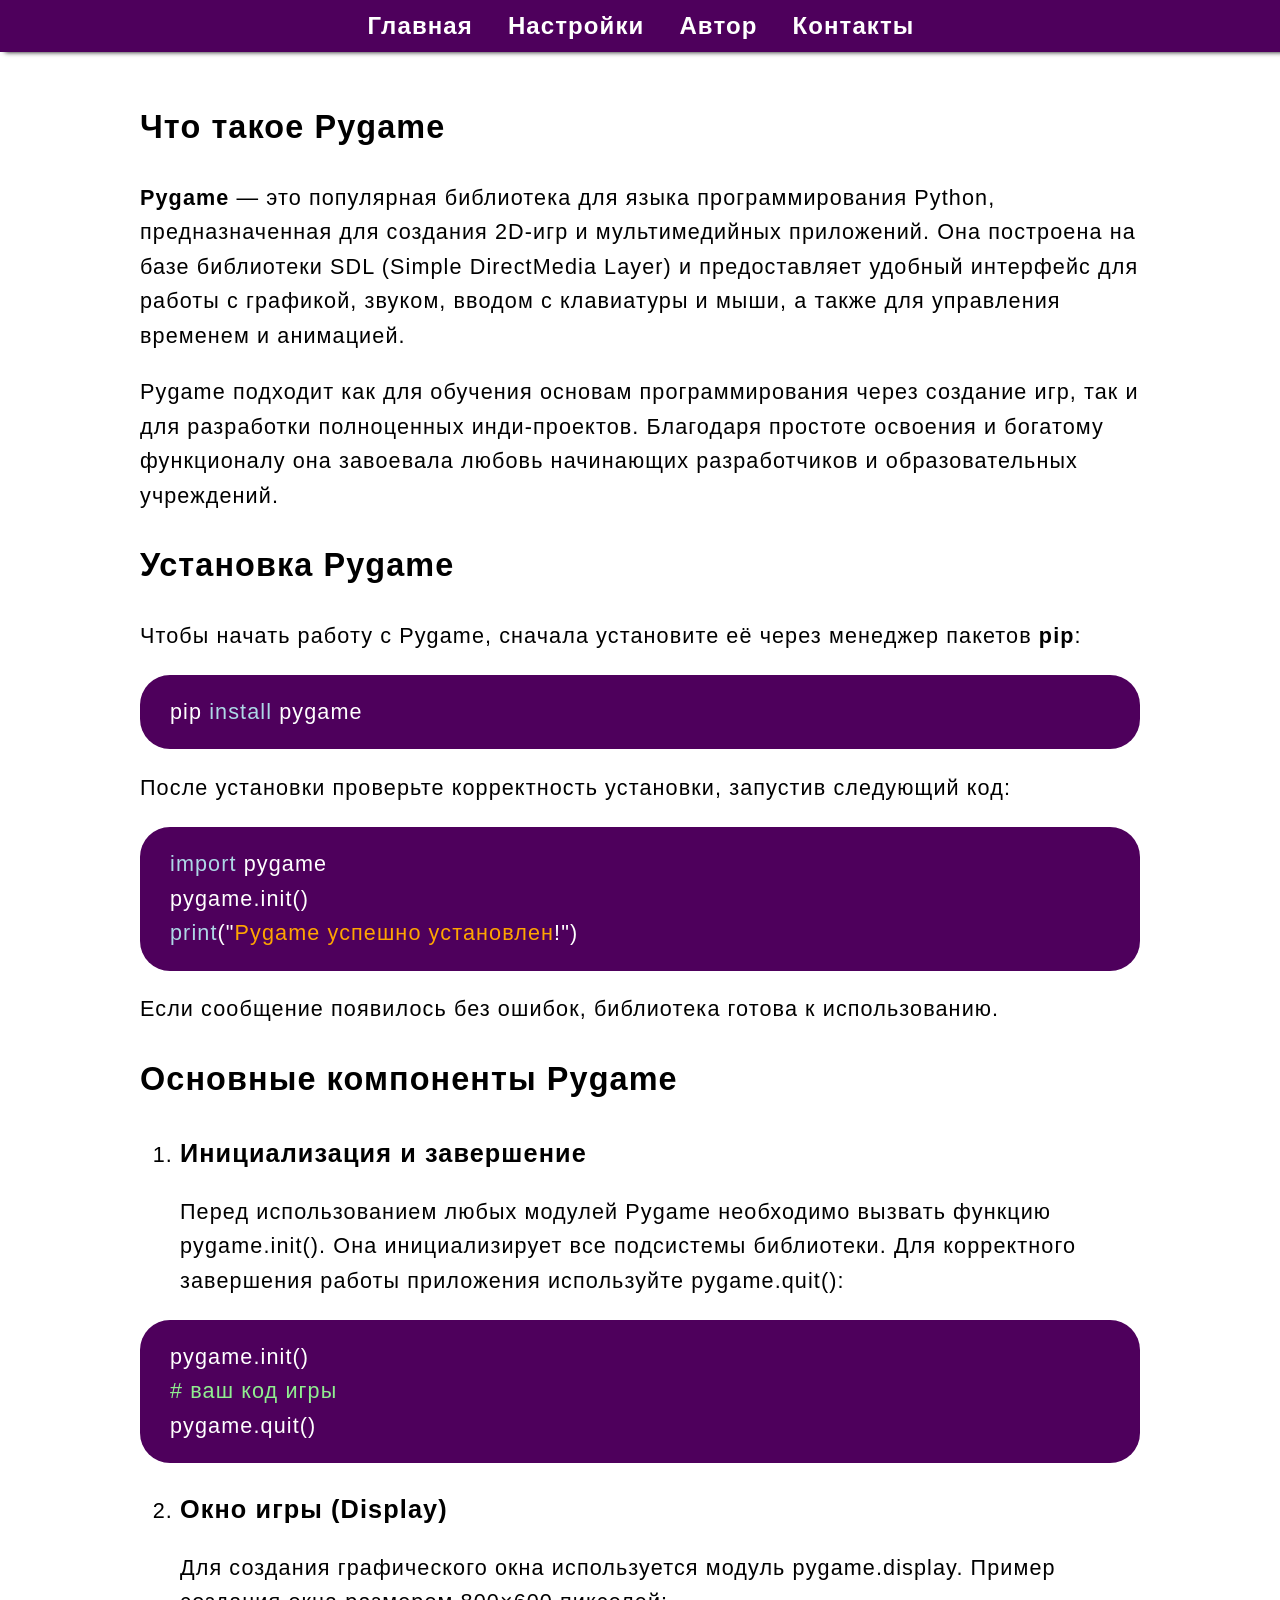
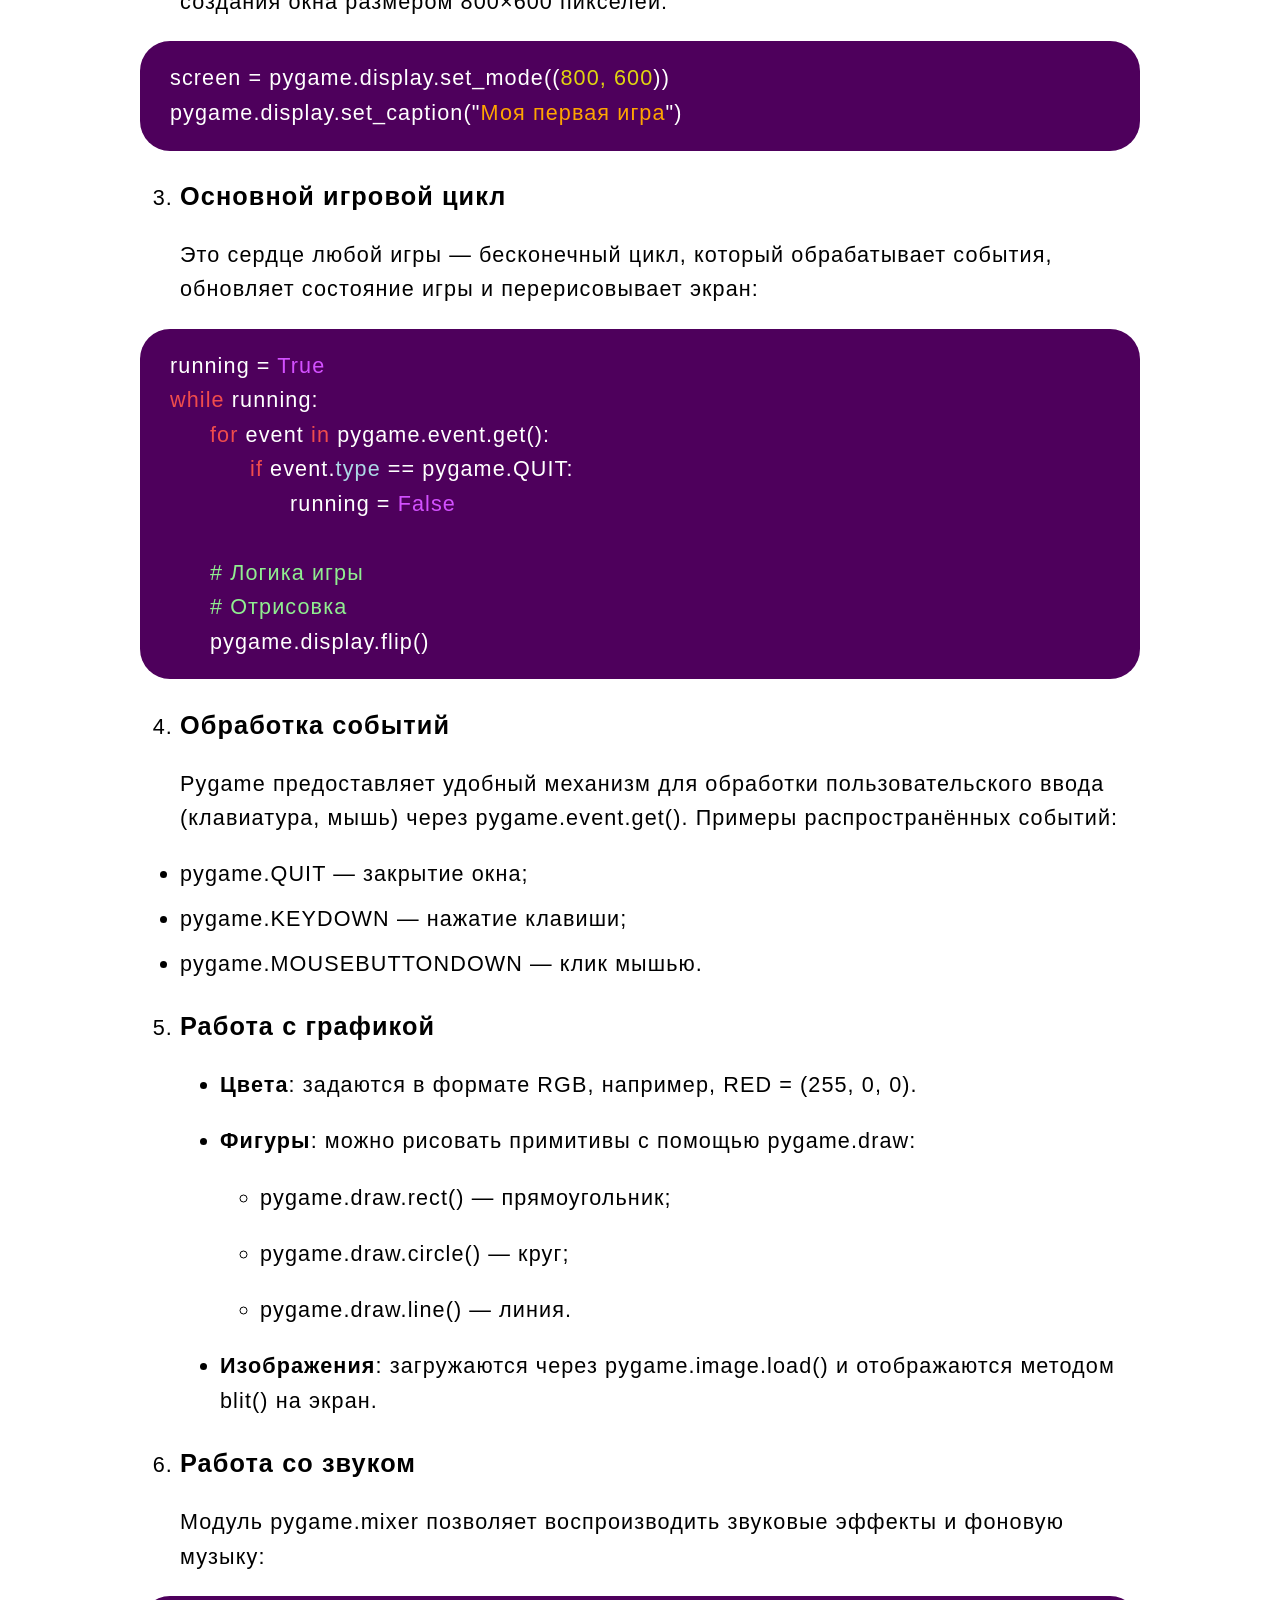
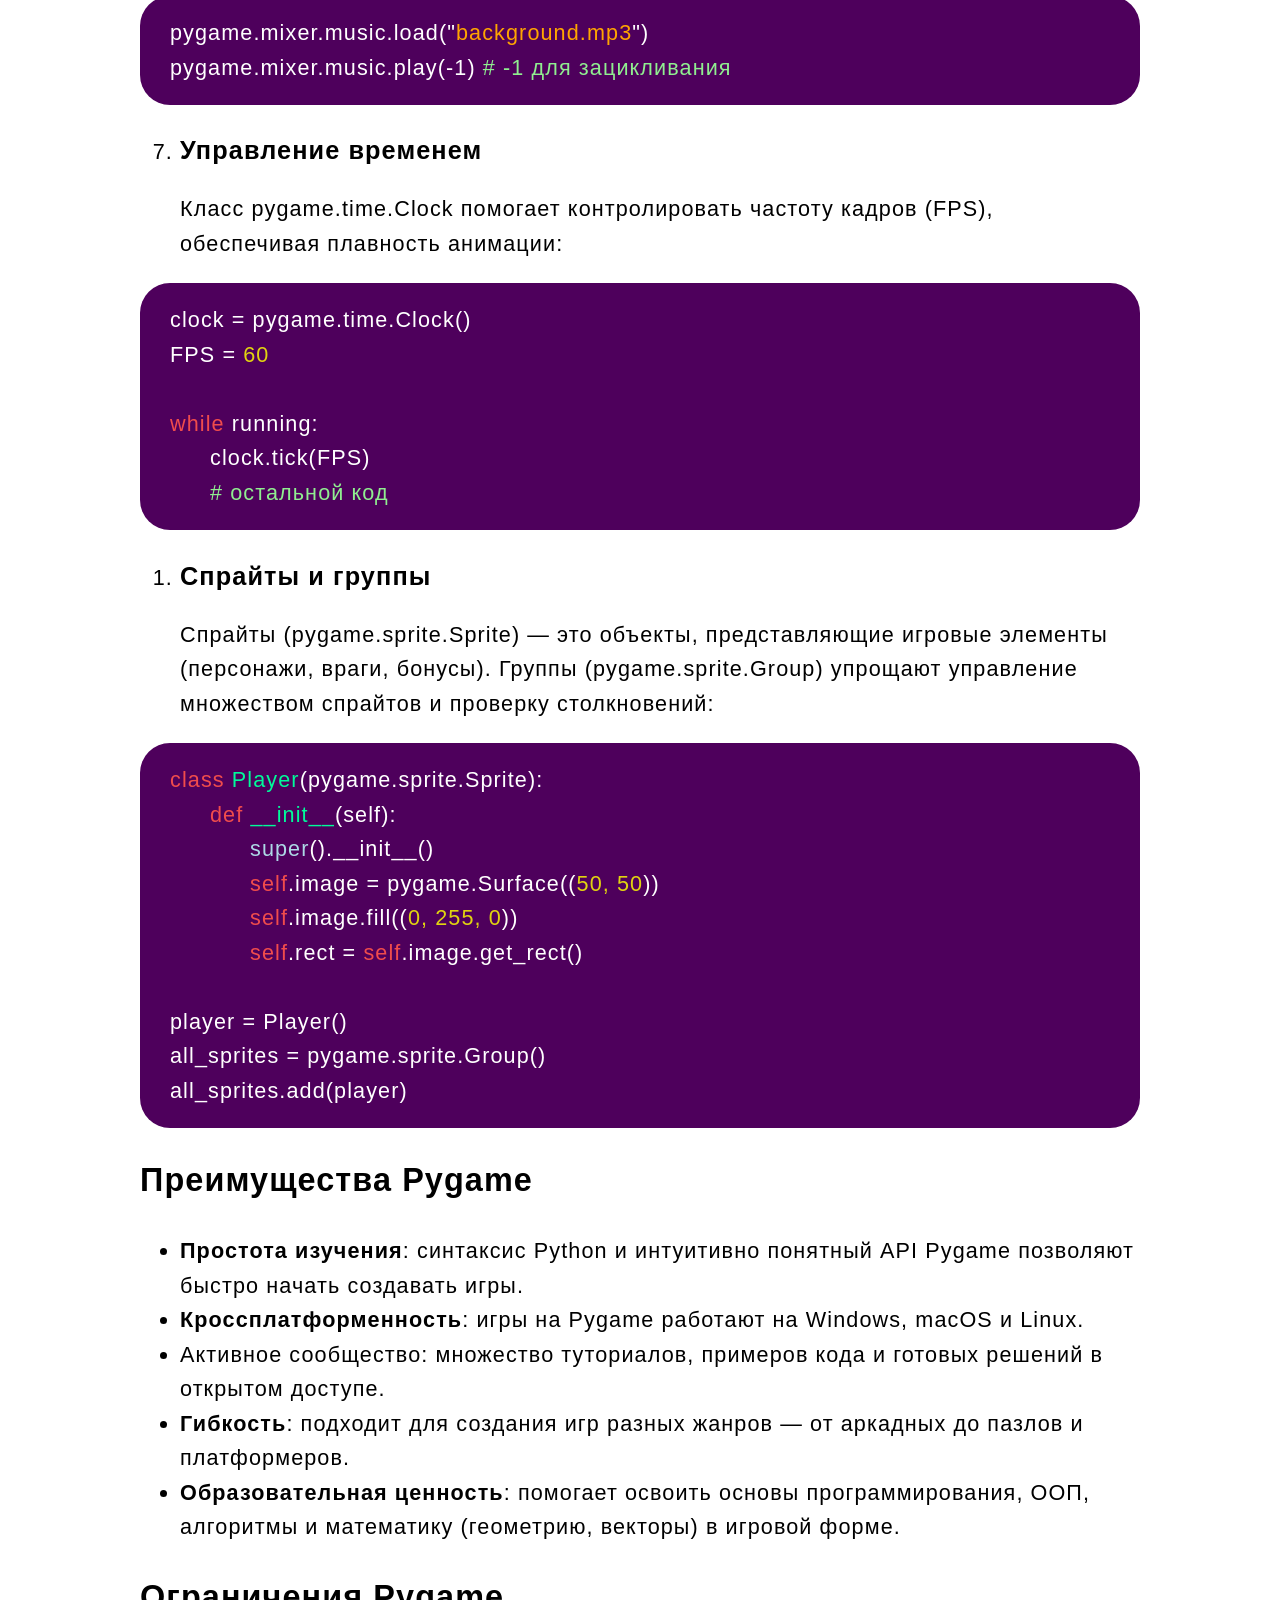
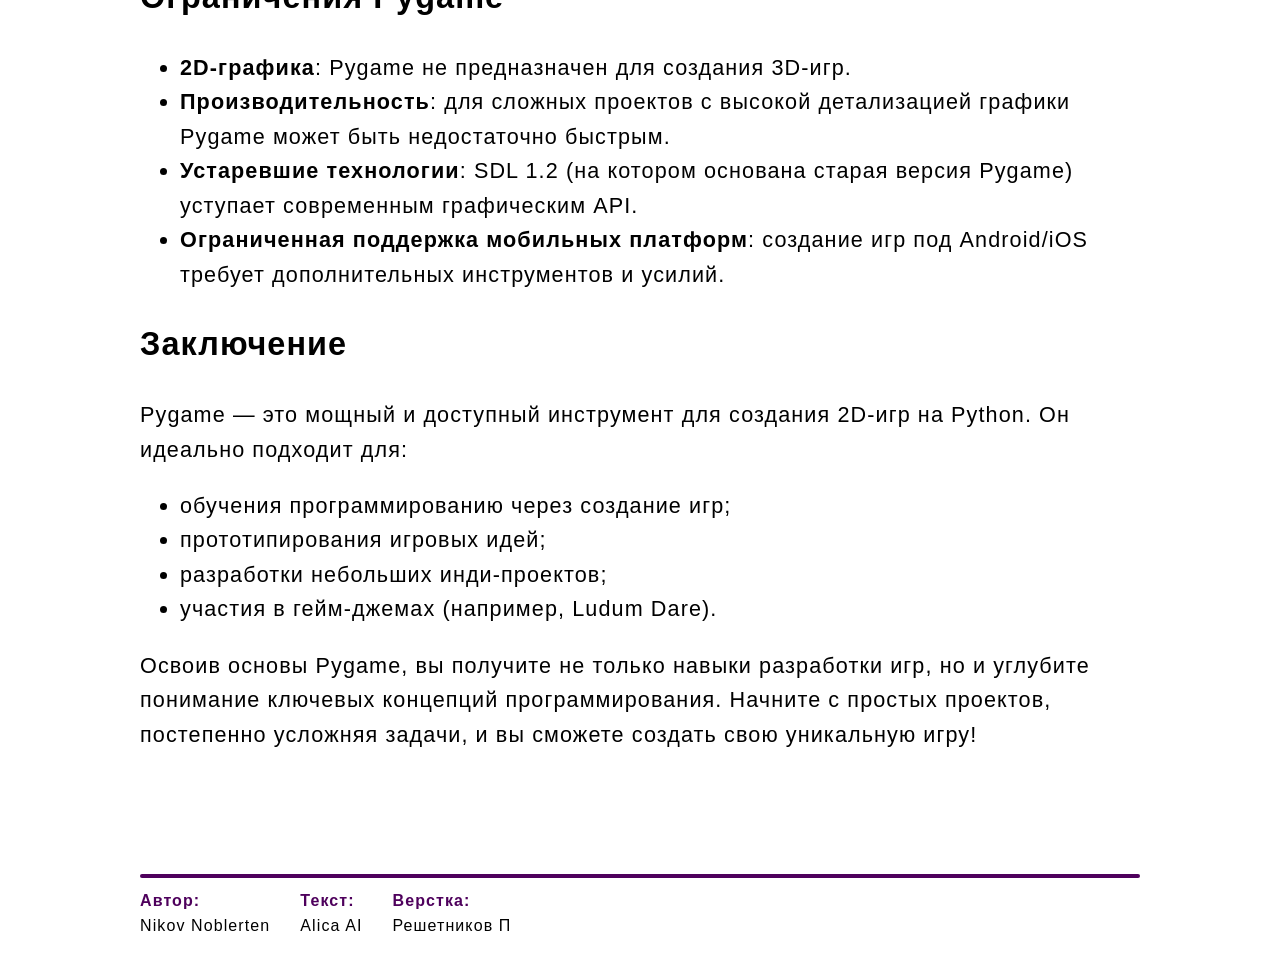
<file: pygame_s.html>
<!DOCTYPE html>
<html lang="en">
<head>
  <meta charset="UTF-8">
  <meta name="viewport" content="width=device-width, initial-scale=1.0">
  <link rel="stylesheet" href="style.css">
  <link rel="shortcut icon" href="img/free-icon-web-3694372.png" />
  <title>Pygame, популярная библиотека в Python</title>
</head>
<body>
  <header>
    <a href="index.html">Главная</a>
    <div class="header_contact_box">
      <input class="non_checkbox" type="checkbox" id="toggle-3">
      <label class="header_text_label" for="toggle-3">Настройки</label>
      <div class="contack_container">
        <label class="close_window" for="toggle-3">
          <img class="img_block_info" src="img/close_windows.png">
        </label>
        <p style="margin-top: 5px;">Я не владею javascript</p>
        <img class="header_mem" src="img/mem_cat_2.webp">
      </div>
    </div>
    <a class="header_text_label" href="about_me.html">Автор</a>
    <div class="header_contact_box">
      <input class="non_checkbox" type="checkbox" id="toggle-1">
      <label class="header_text_label" for="toggle-1">Контакты</label>
      <div class="contack_container">
        <label class="close_window" for="toggle-1">
          <img class="img_block_info" src="img/close_windows.png">
        </label>
        <p style="margin-right: 40px;">EMAIL: ferymgan@gmail.com</p>
        <p>TEL: +7(123)123-12-12</p>
      </div>
    </div>
  </header>
  <div class="header_min_720px">
    <a href="index.html"><img class="icons_header" src="img/home.png"></a>
    <div class="header_contact_box">
      <input class="non_checkbox" type="checkbox" id="min-toggle-1">
      <label class="header_text_label" for="min-toggle-1"><img class="icons_header" src="img/sitings.png"></label>
      <div class="contack_container">
        <label class="close_window" for="min-toggle-1">
          <img class="img_block_info" src="img/close_windows.png">
        </label>
        <p style="margin-top: 5px;">Я не владею javascript</p>
        <img class="header_mem" src="img/mem_cat_2.webp">
      </div>
    </div>
    <a href="about_me.html"><img class="icons_header" src="img/infa.png"></a>
    <div class="header_contact_box">
      <input class="non_checkbox" type="checkbox" id="min-toggle-2">
      <label class="header_text_label" for="min-toggle-2"><img class="icons_header" src="img/contact.png"></label>
      <div class="contack_container">
        <label class="close_window" for="min-toggle-2">
          <img class="img_block_info" src="img/close_windows.png">
        </label>
        <p style="margin-right: 40px;">EMAIL: ferymgan@gmail.com</p>
        <p>TEL: +7(123)123-12-12</p>
      </div>
    </div>
  </div>
  <div class="content">
    <h2>Что такое Pygame</h2>
    <p><strong>Pygame</strong> — это популярная библиотека для языка программирования Python, предназначенная для создания 2D‑игр и мультимедийных приложений. Она построена на базе библиотеки SDL (Simple DirectMedia Layer) и предоставляет удобный интерфейс для работы с графикой, звуком, вводом с клавиатуры и мыши, а также для управления временем и анимацией.</p>
    <p>Pygame подходит как для обучения основам программирования через создание игр, так и для разработки полноценных инди‑проектов. Благодаря простоте освоения и богатому функционалу она завоевала любовь начинающих разработчиков и образовательных учреждений.</p>
    <h2>Установка Pygame</h2>
    <p>Чтобы начать работу с Pygame, сначала установите её через менеджер пакетов <strong>pip</strong>:</p>
    <div class="redactor_text"><p>pip <span class="blue_text">install</span> pygame</p></div>
    <p>После установки проверьте корректность установки, запустив следующий код:</p>
    <div class="redactor_text">
      <p><span class="blue_text">import</span> pygame</p>
      <p>pygame.init()</p>
      <p><span class="blue_text">print</span>("<span class="orange_text">Pygame успешно установлен</span>!")</p>
    </div>
    <p>Если сообщение появилось без ошибок, библиотека готова к использованию.</p>
    <h2>Основные компоненты Pygame</h2>
    <ol>
      <li>
        <h3>Инициализация и завершение</h3>
        <p>Перед использованием любых модулей Pygame необходимо вызвать функцию pygame.init(). Она инициализирует все подсистемы библиотеки. Для корректного завершения работы приложения используйте pygame.quit():</p>
      </li>
    </ol>
    <div class="redactor_text">
      <p>pygame.init()</p>
      <p style="color: lightgreen;"># ваш код игры</p>
      <p>pygame.quit()</p>
    </div>
    <ol start="2">
      <li>
        <h3>Окно игры (Display)</h3>
        <p>Для создания графического окна используется модуль pygame.display. Пример создания окна размером 800×600 пикселей:</p>
      </li>
    </ol>
    <div class="redactor_text">
      <p>screen = pygame.display.set_mode((<span class="int_text">800, 600</span>))</p>
      <p>pygame.display.set_caption("<span class="orange_text">Моя первая игра</span>")</p>
    </div>
    <ol start="3">
      <li>
        <h3>Основной игровой цикл</h3>
        <p>Это сердце любой игры — бесконечный цикл, который обрабатывает события, обновляет состояние игры и перерисовывает экран:</p>
      </li>
    </ol>
    <div class="redactor_text">
      <p>running = <span class="bool_text">True</span></p>
      <p><span class="red_text">while</span> running:</p>
      <p style="margin-left: 40px;"><span class="red_text">for</span> event <span class="red_text">in</span> pygame.event.get():</p>
      <p style="margin-left: 80px;"><span class="red_text">if</span> event.<span class="blue_text">type</span> == pygame.QUIT:</p>
      <p style="margin-left: 120px;">running = <span class="bool_text">False</span></p>
      <br>
      <p style="color: lightgreen; margin-left: 40px;"># Логика игры</p>
      <p style="color: lightgreen; margin-left: 40px;"># Отрисовка</p>
      <p style="margin-left: 40px;">pygame.display.flip()</p>
    </div>
    <ol start="4">
      <li>
        <h3>Обработка событий</h3>
        <p>Pygame предоставляет удобный механизм для обработки пользовательского ввода (клавиатура, мышь) через pygame.event.get(). Примеры распространённых событий:</p>
      </li>
    </ol>
    <ul>
      <li style="margin-bottom: 10px;">pygame.QUIT — закрытие окна;</li>
      <li style="margin-bottom: 10px;">pygame.KEYDOWN — нажатие клавиши;</li>
      <li>pygame.MOUSEBUTTONDOWN — клик мышью.</li>
    </ul>
    <ol start="5">
      <li>
        <h3>Работа с графикой</h3>
        <ul style="list-style-type: disc;">
          <li><p><strong>Цвета</strong>: задаются в формате RGB, например, RED = (255, 0, 0).</p></li>
          <li><p><strong>Фигуры</strong>: можно рисовать примитивы с помощью pygame.draw:</p></li>
          <ul style="list-style-type: circle;">
            <li><p>pygame.draw.rect() — прямоугольник;</p></li>
            <li><p>pygame.draw.circle() — круг;</p></li>
            <li><p>pygame.draw.line() — линия.</p></li>
          </ul>
          <li><p><strong>Изображения</strong>: загружаются через pygame.image.load() и отображаются методом blit() на экран.</p></li>
        </ul>
      </li>
    </ol>
    <ol start="6">
      <li>
        <h3>Работа со звуком</h3>
        <p>Модуль pygame.mixer позволяет воспроизводить звуковые эффекты и фоновую музыку:</p>
      </li>
    </ol>
    <div class="redactor_text">
      <p>pygame.mixer.music.load("<span class="orange_text">background.mp3</span>")</p>
      <p>pygame.mixer.music.play(-1)  <span style="color: lightgreen;"># -1 для зацикливания</span></p>
    </div>
    <ol start="7">
      <li>
        <h3>Управление временем</h3>
        <p>Класс pygame.time.Clock помогает контролировать частоту кадров (FPS), обеспечивая плавность анимации:</p>
      </li>
    </ol>
    <div class="redactor_text">
      <p>clock = pygame.time.Clock()</p>
      <p>FPS = <span class="int_text">60</span></p>
      <br>
      <p><span class="red_text">while</span> running:</p>
      <p style="margin-left: 40px;">clock.tick(FPS)</p>
      <p style="color: lightgreen; margin-left: 40px;"># остальной код</p>
    </div>
    <ol>
      <li>
        <h3>Спрайты и группы</h3>
        <p>Спрайты (pygame.sprite.Sprite) — это объекты, представляющие игровые элементы (персонажи, враги, бонусы). Группы (pygame.sprite.Group) упрощают управление множеством спрайтов и проверку столкновений:</p>
      </li>
    </ol>
    <div class="redactor_text">
      <p><span class="red_text">class</span> <span class="func_text">Player</span>(pygame.sprite.Sprite):</p>
      <p style="margin-left: 40px;"><span class="red_text">def</span> <span class="func_text">__init__</span>(self):</p>
      <p style="margin-left: 80px;"><span class="blue_text">super</span>().__init__()</p>
      <p style="margin-left: 80px;"><span class="red_text">self</span>.image = pygame.Surface((<span class="int_text">50, 50</span>))</p>
      <p style="margin-left: 80px;"><span class="red_text">self</span>.image.fill((<span class="int_text">0, 255, 0</span>))</p>
      <p style="margin-left: 80px;"><span class="red_text">self</span>.rect = <span class="red_text">self</span>.image.get_rect()</p>
      <br>
      <p>player = Player()</p>
      <p>all_sprites = pygame.sprite.Group()</p>
      <p>all_sprites.add(player)</p>
    </div>
    <h2>Преимущества Pygame</h2>
    <ul>
      <li><strong>Простота изучения</strong>: синтаксис Python и интуитивно понятный API Pygame позволяют быстро начать создавать игры.</li>
      <li><strong>Кроссплатформенность</strong>: игры на Pygame работают на Windows, macOS и Linux.</li>
      <li>Активное сообщество: множество туториалов, примеров кода и готовых решений в открытом доступе.</li>
      <li><strong>Гибкость</strong>: подходит для создания игр разных жанров — от аркадных до пазлов и платформеров.</li>
      <li><strong>Образовательная ценность</strong>: помогает освоить основы программирования, ООП, алгоритмы и математику (геометрию, векторы) в игровой форме.</li>
    </ul>
    <h2>Ограничения Pygame</h2>
    <ul>
      <li><strong>2D‑графика</strong>: Pygame не предназначен для создания 3D‑игр.</li>
      <li><strong>Производительность</strong>: для сложных проектов с высокой детализацией графики Pygame может быть недостаточно быстрым.</li>
      <li><strong>Устаревшие технологии</strong>: SDL 1.2 (на котором основана старая версия Pygame) уступает современным графическим API.</li>
      <li><strong>Ограниченная поддержка мобильных платформ</strong>: создание игр под Android/iOS требует дополнительных инструментов и усилий.</li>
    </ul>
    <h2>Заключение</h2>
    <p>Pygame — это мощный и доступный инструмент для создания 2D‑игр на Python. Он идеально подходит для:</p>
    <ul>
      <li>обучения программированию через создание игр;</li>
      <li>прототипирования игровых идей;</li>
      <li>разработки небольших инди‑проектов;</li>
      <li>участия в гейм‑джемах (например, Ludum Dare).</li>
    </ul>
    <p>Освоив основы Pygame, вы получите не только навыки разработки игр, но и углубите понимание ключевых концепций программирования. Начните с простых проектов, постепенно усложняя задачи, и вы сможете создать свою уникальную игру!</p>
  </div>
  <div class="text_p_stat_content">
    <p>Возможно вам будет интересно</p>
  </div>
  <div class="poxosh_stat_content">
    <a class="stat_block_content" href="vs_code_plagins.html">
      <img class="stat_obloshka_content" src="img/vs_code_obloshka.jpg">
      <p>Топ‑10 плагинов для Visual Studio Code</p>
      <p><span class="stat_block_content_1">делаем разработку удобнее</span></p>
    </a>
    <a class="stat_block_content" href="syblime_plagins.html">
      <img class="stat_obloshka_content" src="img/syblime_text_obloshka.jpg">
      <p>Топ‑7 плагинов для Sublime Text</p>
      <p><span class="stat_block_content_1">Совершенствуем редактор</span></p>
    </a>
    <a class="stat_block_content" href="netron_stars.html">
      <img class="stat_obloshka_content" src="img/netron_star.jpg">
      <p>Нейтронные звёзды: космические монстры из сверхплотной материи</p>
    </a>
  </div>
  <footer>
    <div class="gorizontaly_block"></div>
    <div class="footer_conteiner">
      <div class="box_footer">
        <p style="color: rgb(78, 0, 92); font-weight: 600;">Автор:</p>
        <p>Nikov Noblerten</p>
      </div>
      <div class="box_footer">
        <p style="color: rgb(78, 0, 92); font-weight: 600;">Текст:</p>
        <p>Alica AI</p>
      </div>
      <div class="box_footer">
        <p style="color: rgb(78, 0, 92); font-weight: 600;">Верстка:</p>
        <p>Решетников П</p>
      </div>
    </div>
  </footer>
</body>
</html>
</file>
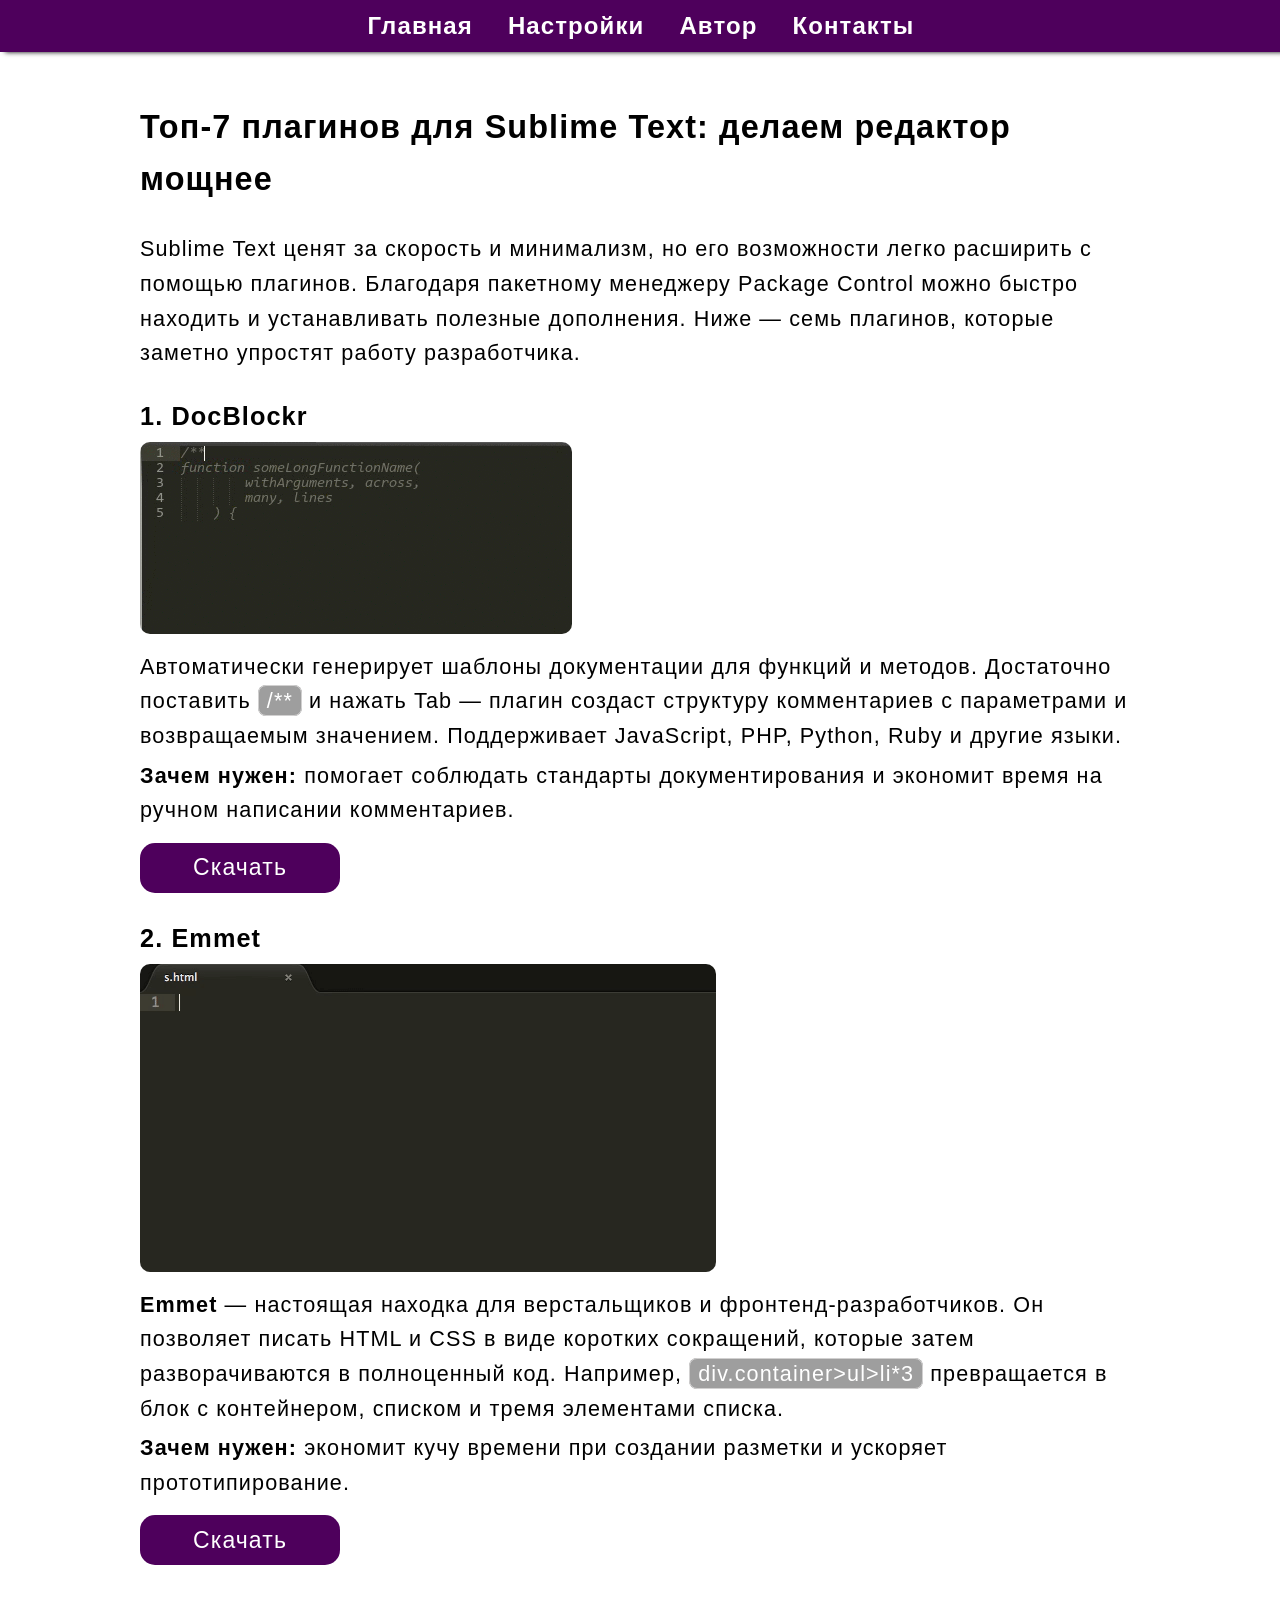
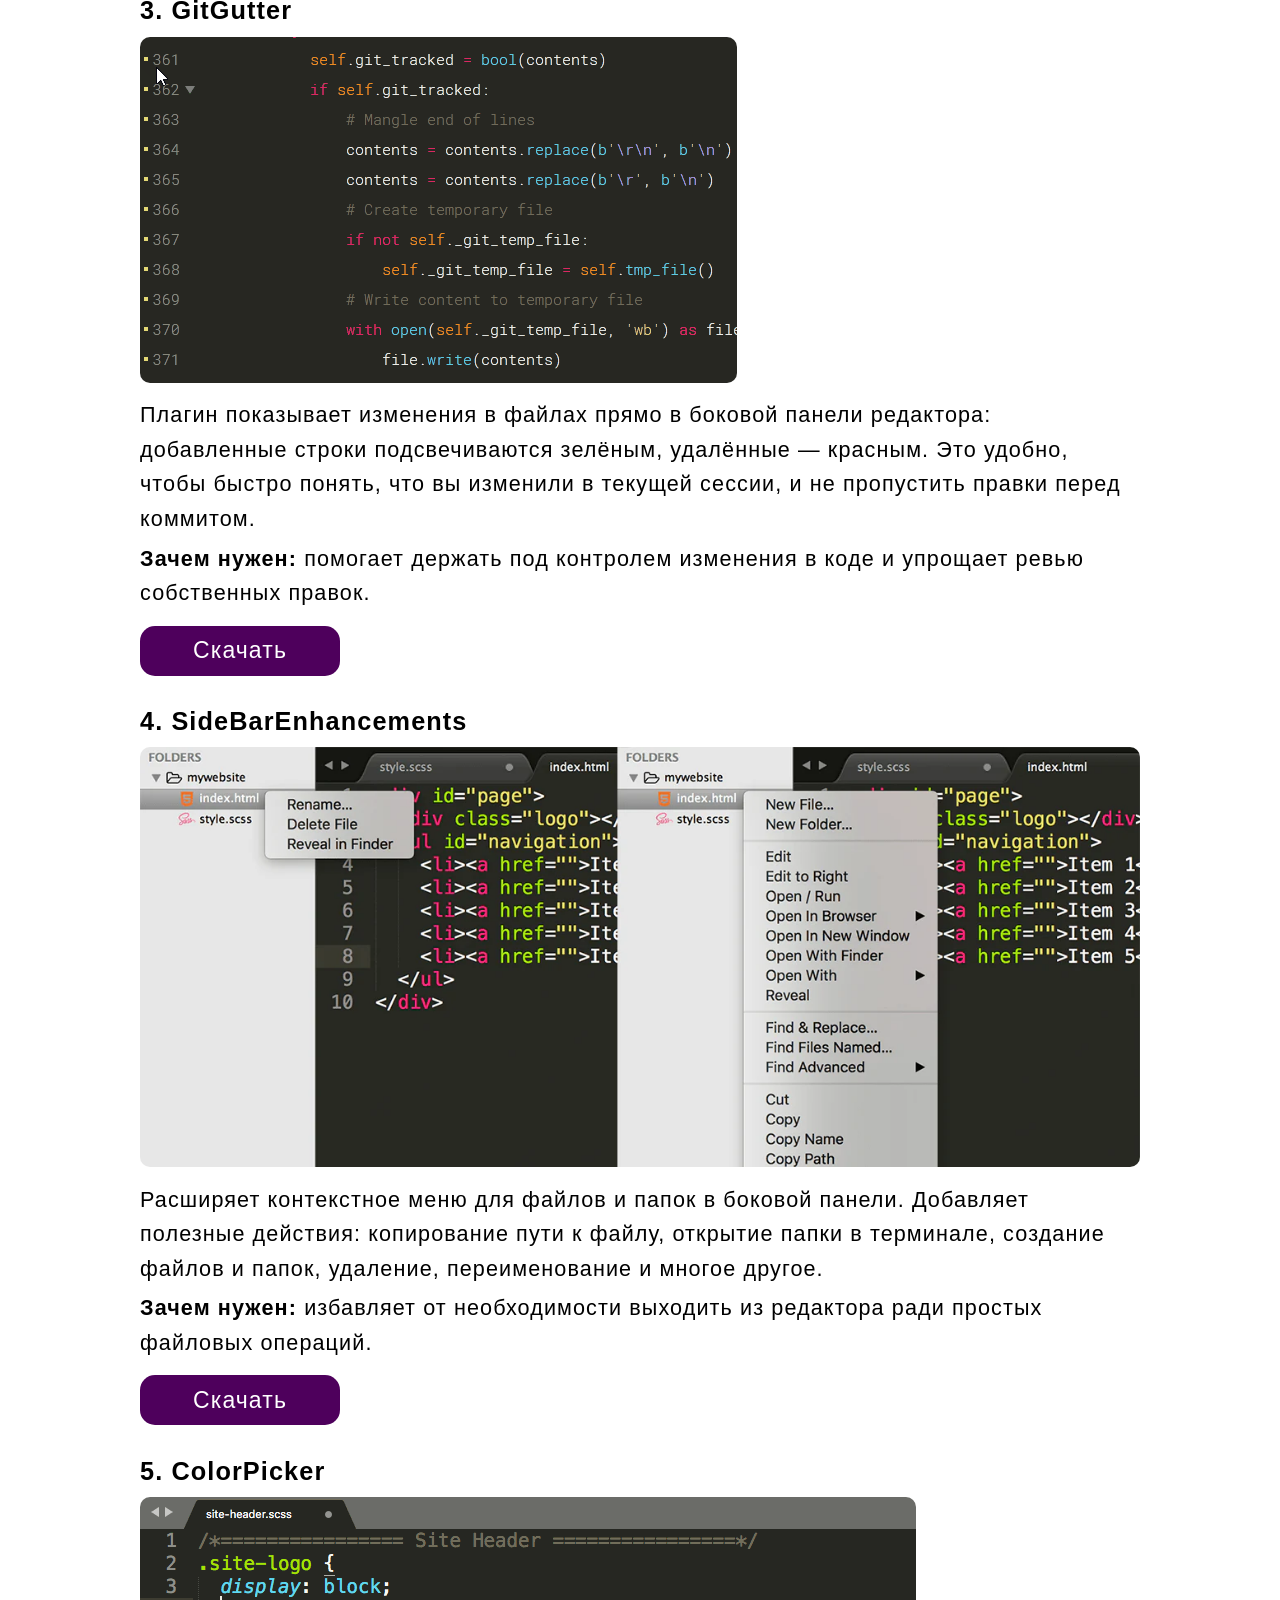
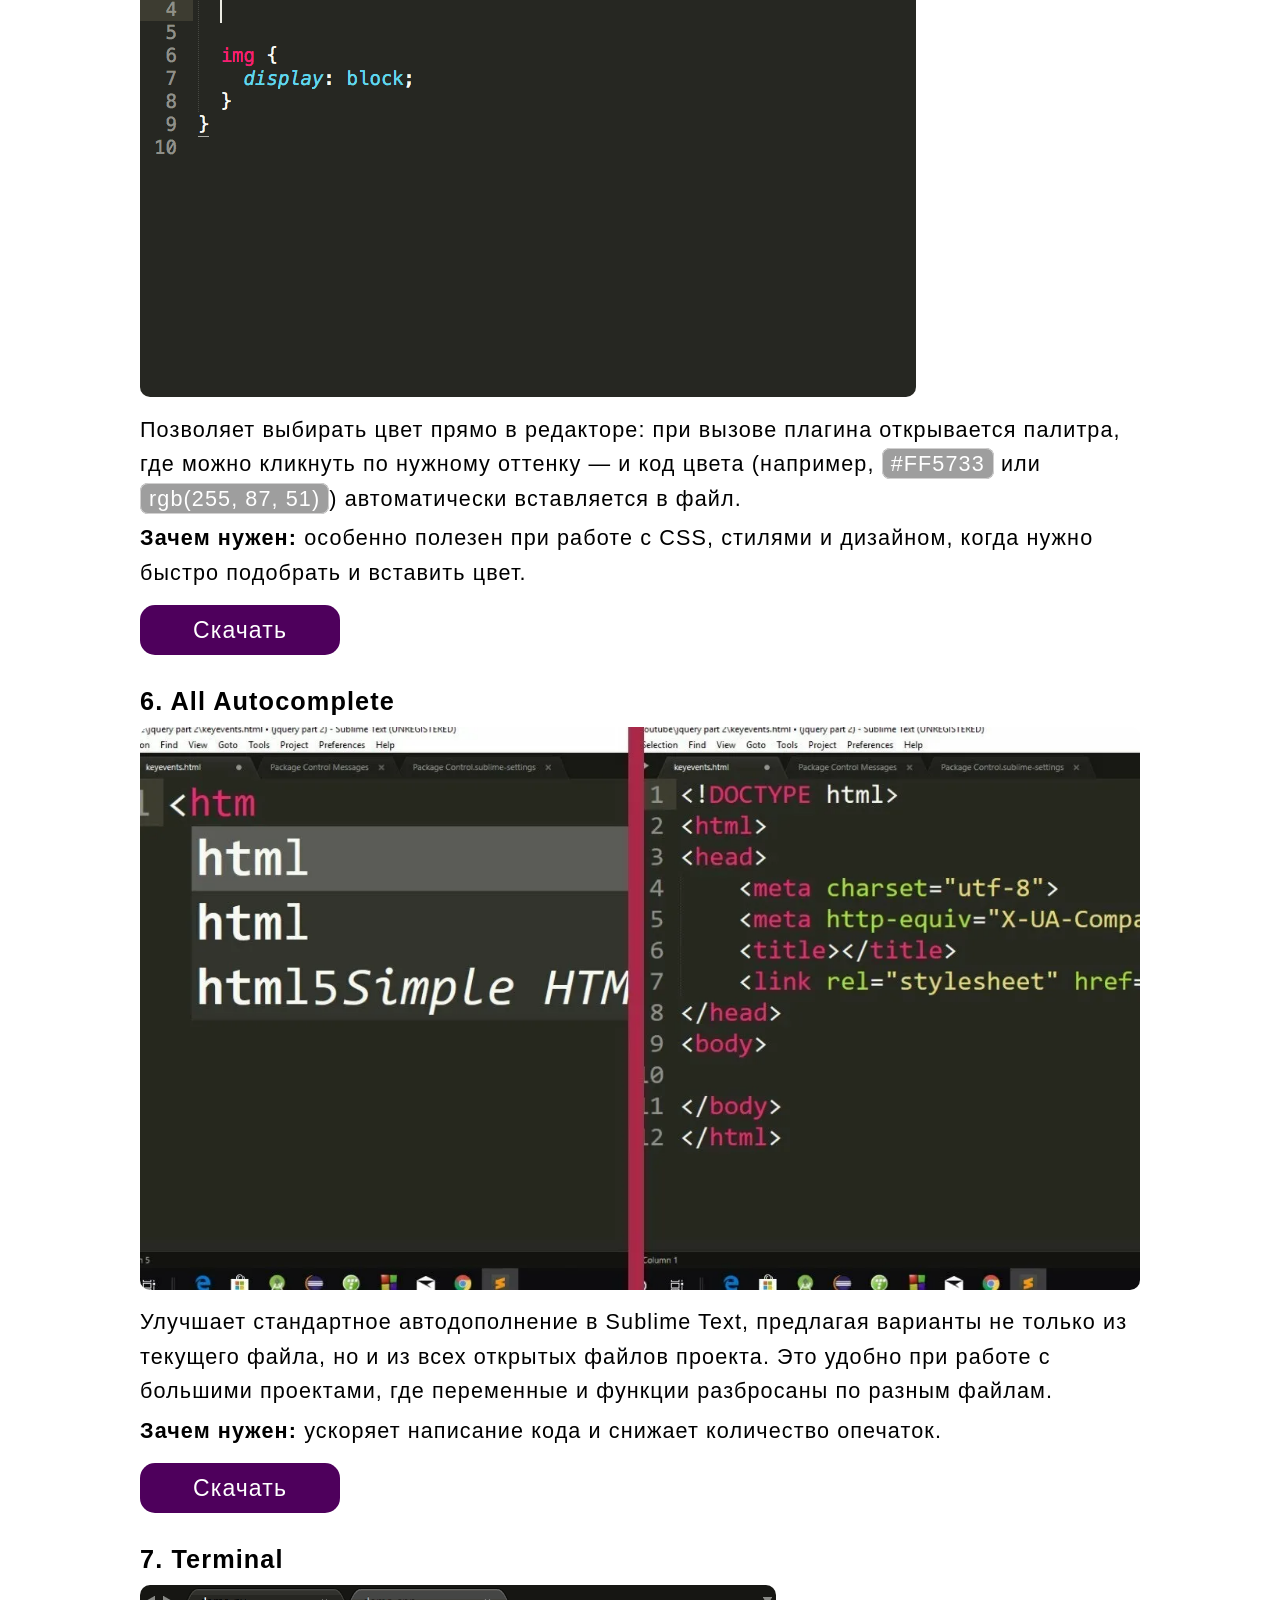
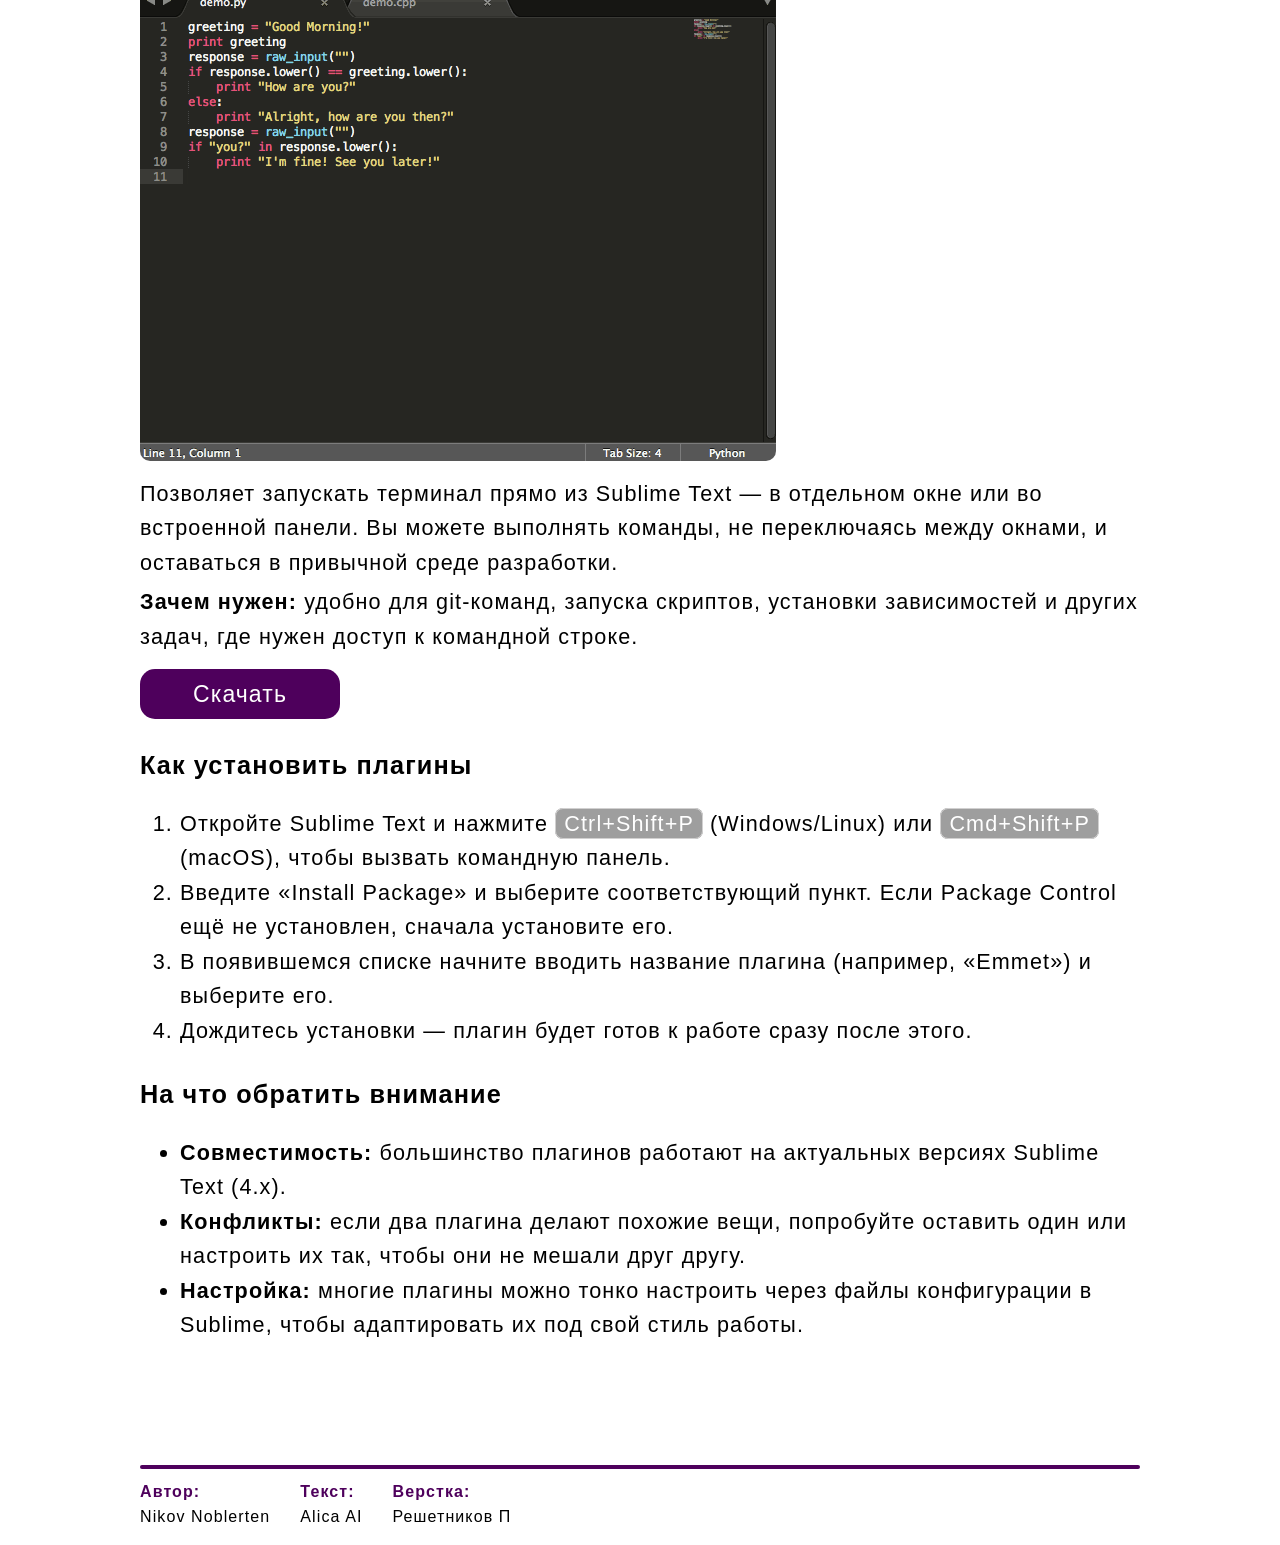
<file: syblime_plagins.html>
<!DOCTYPE html>
<html lang="en">
<head>
  <meta charset="UTF-8">
  <meta name="viewport" content="width=device-width, initial-scale=1.0">
  <link rel="stylesheet" href="style.css">
  <link rel="shortcut icon" href="img/free-icon-web-3694372.png" />
  <title>Топ 7 плагинов для Syblime text</title>
</head>
<body>
  <header>
    <a href="index.html">Главная</a>
    <div class="header_contact_box">
      <input class="non_checkbox" type="checkbox" id="toggle-3">
      <label class="header_text_label" for="toggle-3">Настройки</label>
      <div class="contack_container">
        <label class="close_window" for="toggle-3">
          <img class="img_block_info" src="img/close_windows.png">
        </label>
        <p style="margin-top: 5px;">Я не владею javascript</p>
        <img class="header_mem" src="img/mem_cat_2.webp">
      </div>
    </div>
    <a class="header_text_label" href="about_me.html">Автор</a>
    <div class="header_contact_box">
      <input class="non_checkbox" type="checkbox" id="toggle-1">
      <label class="header_text_label" for="toggle-1">Контакты</label>
      <div class="contack_container">
        <label class="close_window" for="toggle-1">
          <img class="img_block_info" src="img/close_windows.png">
        </label>
        <p style="margin-right: 40px;">EMAIL: ferymgan@gmail.com</p>
        <p>TEL: +7(123)123-12-12</p>
      </div>
    </div>
  </header>
  <div class="header_min_720px">
    <a href="index.html"><img class="icons_header" src="img/home.png"></a>
    <div class="header_contact_box">
      <input class="non_checkbox" type="checkbox" id="min-toggle-1">
      <label class="header_text_label" for="min-toggle-1"><img class="icons_header" src="img/sitings.png"></label>
      <div class="contack_container">
        <label class="close_window" for="min-toggle-1">
          <img class="img_block_info" src="img/close_windows.png">
        </label>
        <p style="margin-top: 5px;">Я не владею javascript</p>
        <img class="header_mem" src="img/mem_cat_2.webp">
      </div>
    </div>
    <a href="about_me.html"><img class="icons_header" src="img/infa.png"></a>
    <div class="header_contact_box">
      <input class="non_checkbox" type="checkbox" id="min-toggle-2">
      <label class="header_text_label" for="min-toggle-2"><img class="icons_header" src="img/contact.png"></label>
      <div class="contack_container">
        <label class="close_window" for="min-toggle-2">
          <img class="img_block_info" src="img/close_windows.png">
        </label>
        <p style="margin-right: 40px;">EMAIL: ferymgan@gmail.com</p>
        <p>TEL: +7(123)123-12-12</p>
      </div>
    </div>
  </div>
  <div class="content">
    <h2>Топ‑7 плагинов для Sublime Text: делаем редактор мощнее</h2>
    <p>Sublime Text ценят за скорость и минимализм, но его возможности легко расширить с помощью плагинов. Благодаря пакетному менеджеру Package Control можно быстро находить и устанавливать полезные дополнения. Ниже — семь плагинов, которые заметно упростят работу разработчика.</p>
    <div class="text_margnin_p">
      <h3>1. DocBlockr</h3>
      <img class="img_content" src="img/DocBlockr_p.gif" loading="lazy">
      <p>Автоматически генерирует шаблоны документации для функций и методов. Достаточно поставить <span class="fon_text">/**</span> и нажать Tab — плагин создаст структуру комментариев с параметрами и возвращаемым значением. Поддерживает JavaScript, PHP, Python, Ruby и другие языки.</p>
      <p><strong>Зачем нужен:</strong> помогает соблюдать стандарты документирования и экономит время на ручном написании комментариев.</p>
      <a class="button_content" href="https://packagecontrol.io/packages/DocBlockr">Скачать</a>
      <h3>2. Emmet</h3>
      <img class="img_content" src="img/Emmet_p.gif" loading="lazy">
      <p><strong>Emmet</strong> — настоящая находка для верстальщиков и фронтенд‑разработчиков. Он позволяет писать HTML и CSS в виде коротких сокращений, которые затем разворачиваются в полноценный код. Например, <span class="fon_text">div.container>ul>li*3</span> превращается в блок с контейнером, списком и тремя элементами списка.</p>
      <p><strong>Зачем нужен:</strong> экономит кучу времени при создании разметки и ускоряет прототипирование.</p>
      <a class="button_content" href="https://emmet.io/download/">Скачать</a>
      <h3>3. GitGutter</h3>
      <img class="img_content" src="img/GitGutter_p.gif" loading="lazy">
      <p>Плагин показывает изменения в файлах прямо в боковой панели редактора: добавленные строки подсвечиваются зелёным, удалённые — красным. Это удобно, чтобы быстро понять, что вы изменили в текущей сессии, и не пропустить правки перед коммитом.</p>
      <p><strong>Зачем нужен:</strong> помогает держать под контролем изменения в коде и упрощает ревью собственных правок.</p>
      <a class="button_content" href="https://packagecontrol.io/packages/GitGutter">Скачать</a>
      <h3>4. SideBarEnhancements</h3>
      <img class="img_content" src="img/SideBarEnhancements_p.webp" loading="lazy">
      <p>Расширяет контекстное меню для файлов и папок в боковой панели. Добавляет полезные действия: копирование пути к файлу, открытие папки в терминале, создание файлов и папок, удаление, переименование и многое другое.</p>
      <p><strong>Зачем нужен:</strong> избавляет от необходимости выходить из редактора ради простых файловых операций.</p>
      <a class="button_content" href="https://packagecontrol.io">Скачать</a>
      <h3>5. ColorPicker</h3>
      <img class="img_content" src="img/color_piker_p.gif" loading="lazy">
      <p>Позволяет выбирать цвет прямо в редакторе: при вызове плагина открывается палитра, где можно кликнуть по нужному оттенку — и код цвета (например, <span class="fon_text">#FF5733</span> или <span class="fon_text">rgb(255, 87, 51)</span>) автоматически вставляется в файл.</p>
      <p><strong>Зачем нужен:</strong> особенно полезен при работе с CSS, стилями и дизайном, когда нужно быстро подобрать и вставить цвет.</p>
      <a class="button_content" href="https://packagecontrol.io/packages/ColorPick">Скачать</a>
      <h3>6. All Autocomplete</h3>
      <img class="img_content" src="img/All_Autocomplete_p.webp" loading="lazy">
      <p>Улучшает стандартное автодополнение в Sublime Text, предлагая варианты не только из текущего файла, но и из всех открытых файлов проекта. Это удобно при работе с большими проектами, где переменные и функции разбросаны по разным файлам.</p>
      <p><strong>Зачем нужен:</strong> ускоряет написание кода и снижает количество опечаток.</p>
      <a class="button_content" href="https://packagecontrol.io/packages/All%20Autocomplete">Скачать</a>
      <h3>7. Terminal</h3>
      <img class="img_content" src="img/terminal_syblime_p.gif" loading="lazy">
      <p>Позволяет запускать терминал прямо из Sublime Text — в отдельном окне или во встроенной панели. Вы можете выполнять команды, не переключаясь между окнами, и оставаться в привычной среде разработки.</p>
      <p><strong>Зачем нужен:</strong> удобно для git‑команд, запуска скриптов, установки зависимостей и других задач, где нужен доступ к командной строке.</p>
      <a class="button_content" href="https://github.com/SublimeText/Terminal">Скачать</a>
      <h3>Как установить плагины</h3>
      <ol>
        <li>Откройте Sublime Text и нажмите <span class="fon_text">Ctrl+Shift+P</span> (Windows/Linux) или <span class="fon_text">Cmd+Shift+P</span> (macOS), чтобы вызвать командную панель.</li>
        <li>Введите «Install Package» и выберите соответствующий пункт. Если Package Control ещё не установлен, сначала установите его.</li>
        <li>В появившемся списке начните вводить название плагина (например, «Emmet») и выберите его.</li>
        <li>Дождитесь установки — плагин будет готов к работе сразу после этого.</li>
      </ol>
      <h3>На что обратить внимание</h3>
      <ul>
        <li><strong>Совместимость:</strong> большинство плагинов работают на актуальных версиях Sublime Text (4.x).</li>
        <li><strong>Конфликты:</strong> если два плагина делают похожие вещи, попробуйте оставить один или настроить их так, чтобы они не мешали друг другу.</li>
        <li><strong>Настройка:</strong> многие плагины можно тонко настроить через файлы конфигурации в Sublime, чтобы адаптировать их под свой стиль работы.</li>
      </ul>
    </div>
  </div>
  <div class="text_p_stat_content">
    <p>Возможно вам будет интересно</p>
  </div>
  <div class="poxosh_stat_content">
    <a class="stat_block_content" href="vs_code_plagins.html">
      <img class="stat_obloshka_content" src="img/vs_code_obloshka.jpg">
      <p>Топ‑10 плагинов для Visual Studio Code</p>
      <p><span class="stat_block_content_1">делаем разработку удобнее</span></p>
    </a>
    <a class="stat_block_content" href="pygame_s.html">
      <img class="stat_obloshka_content" src="img/pygame_obloshka.jpg">
      <p>Pygame, популярная библиотека в Python</p>
      <p><span class="stat_block_content_1">Знакомимся с pygame</span></p>
    </a>
    <a class="stat_block_content" href="netron_stars.html">
      <img class="stat_obloshka_content" src="img/netron_star.jpg">
      <p>Нейтронные звёзды: космические монстры из сверхплотной материи</p>
    </a>
  </div>
  <footer>
    <div class="gorizontaly_block"></div>
    <div class="footer_conteiner">
      <div class="box_footer">
        <p style="color: rgb(78, 0, 92); font-weight: 600;">Автор:</p>
        <p>Nikov Noblerten</p>
      </div>
      <div class="box_footer">
        <p style="color: rgb(78, 0, 92); font-weight: 600;">Текст:</p>
        <p>Alica AI</p>
      </div>
      <div class="box_footer">
        <p style="color: rgb(78, 0, 92); font-weight: 600;">Верстка:</p>
        <p>Решетников П</p>
      </div>
    </div>
  </footer>
</body>
</html>
</file>
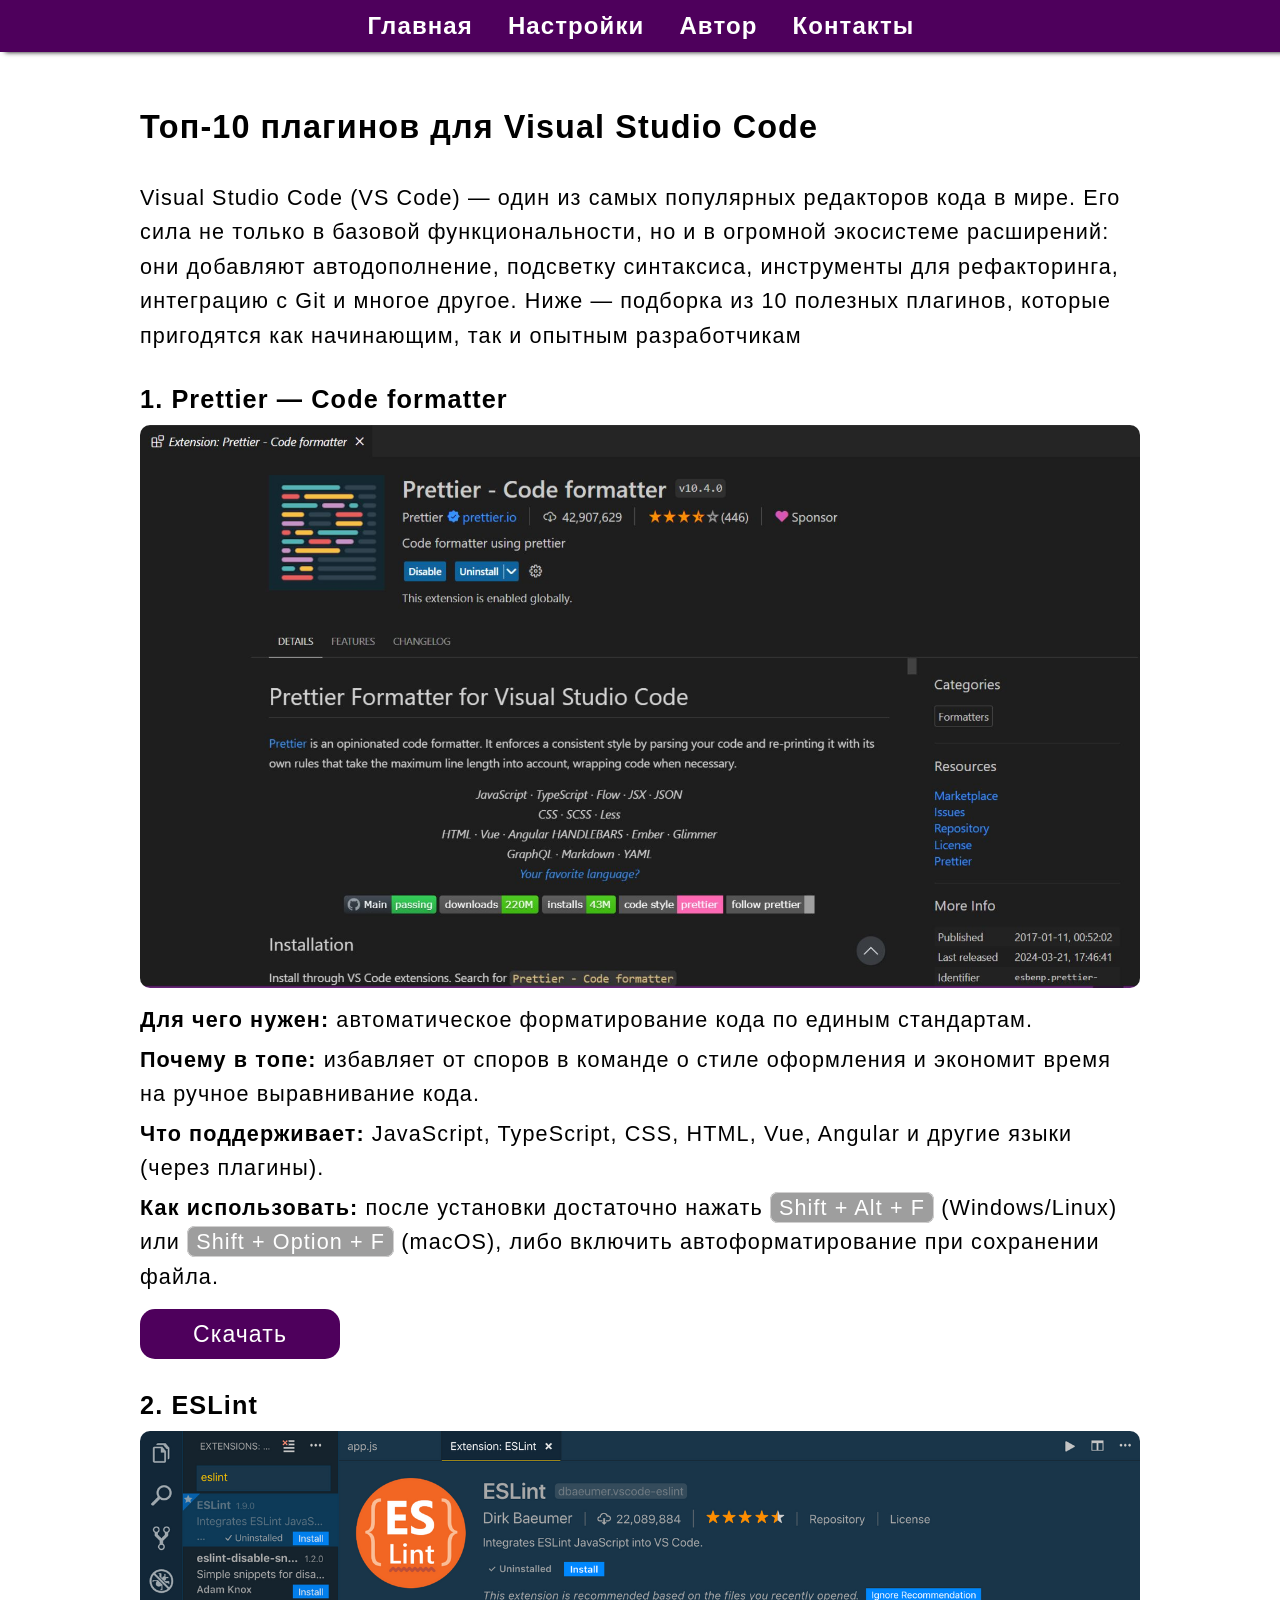
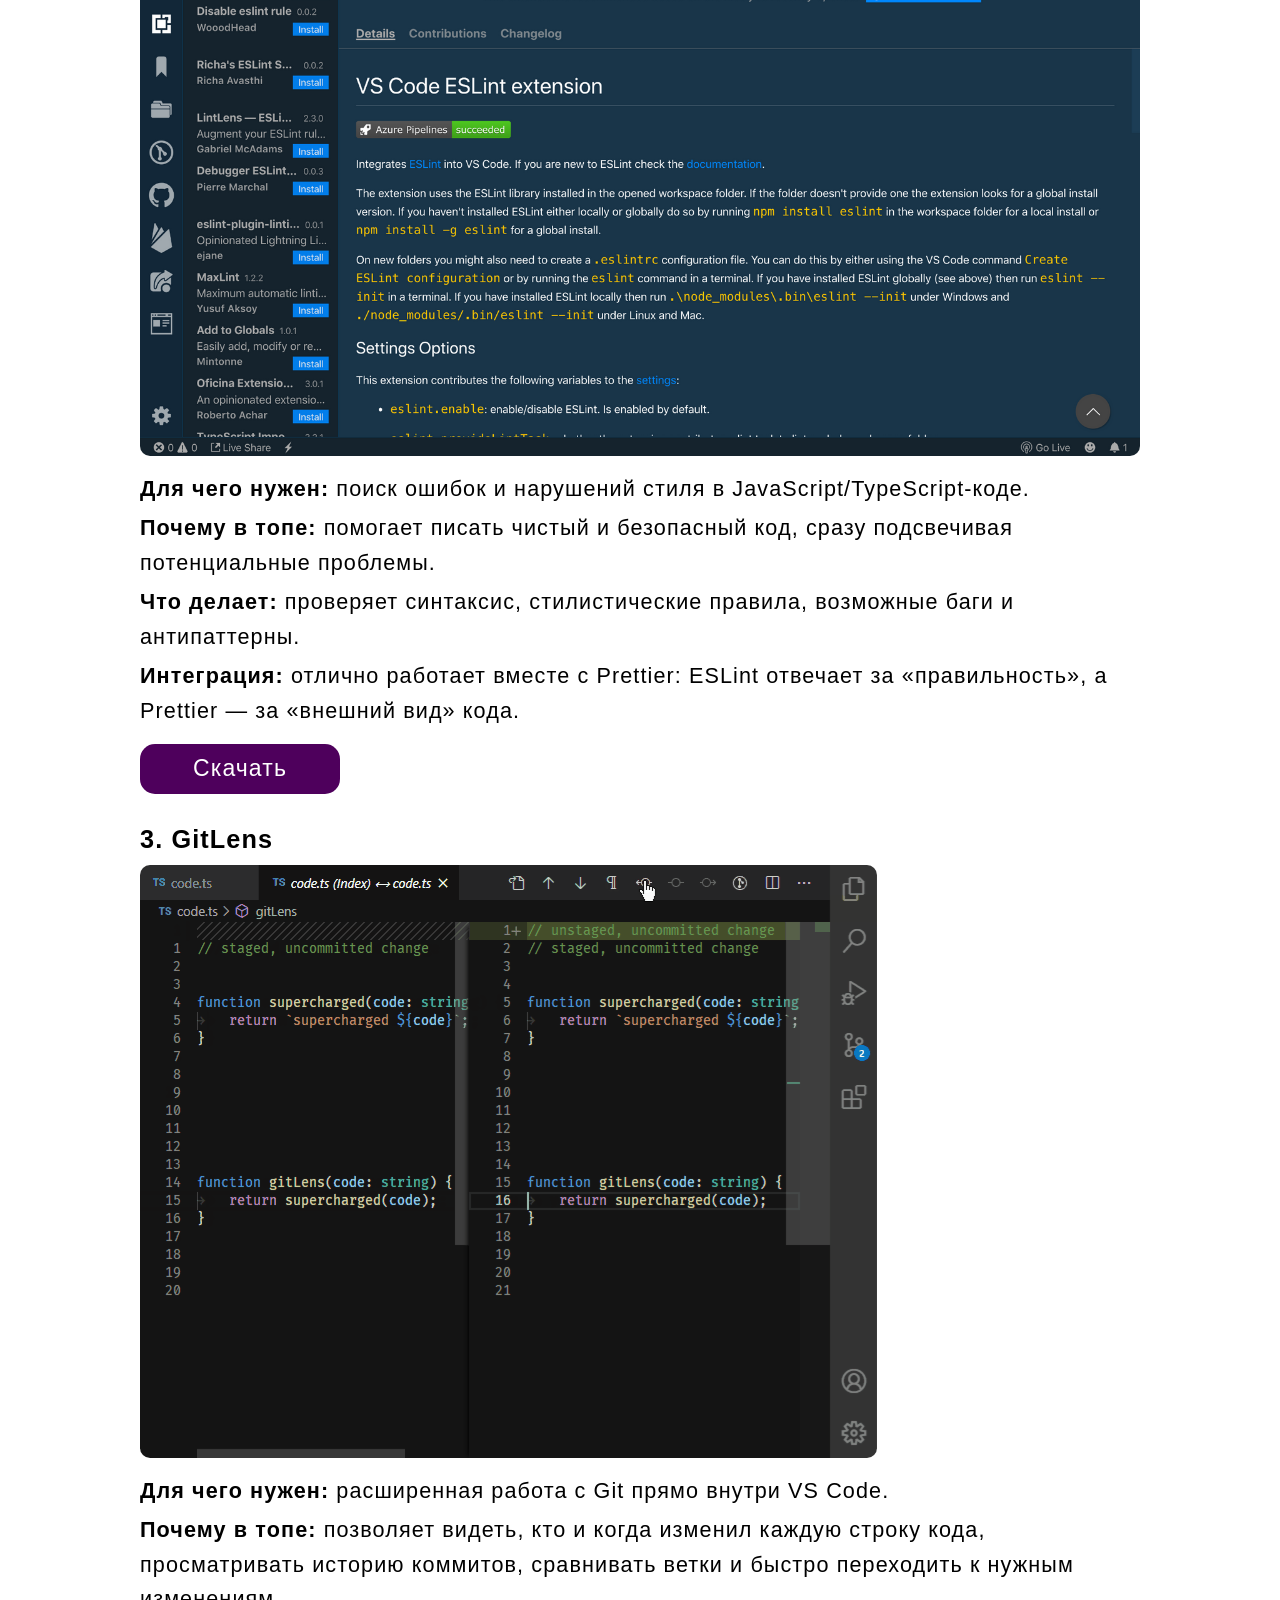
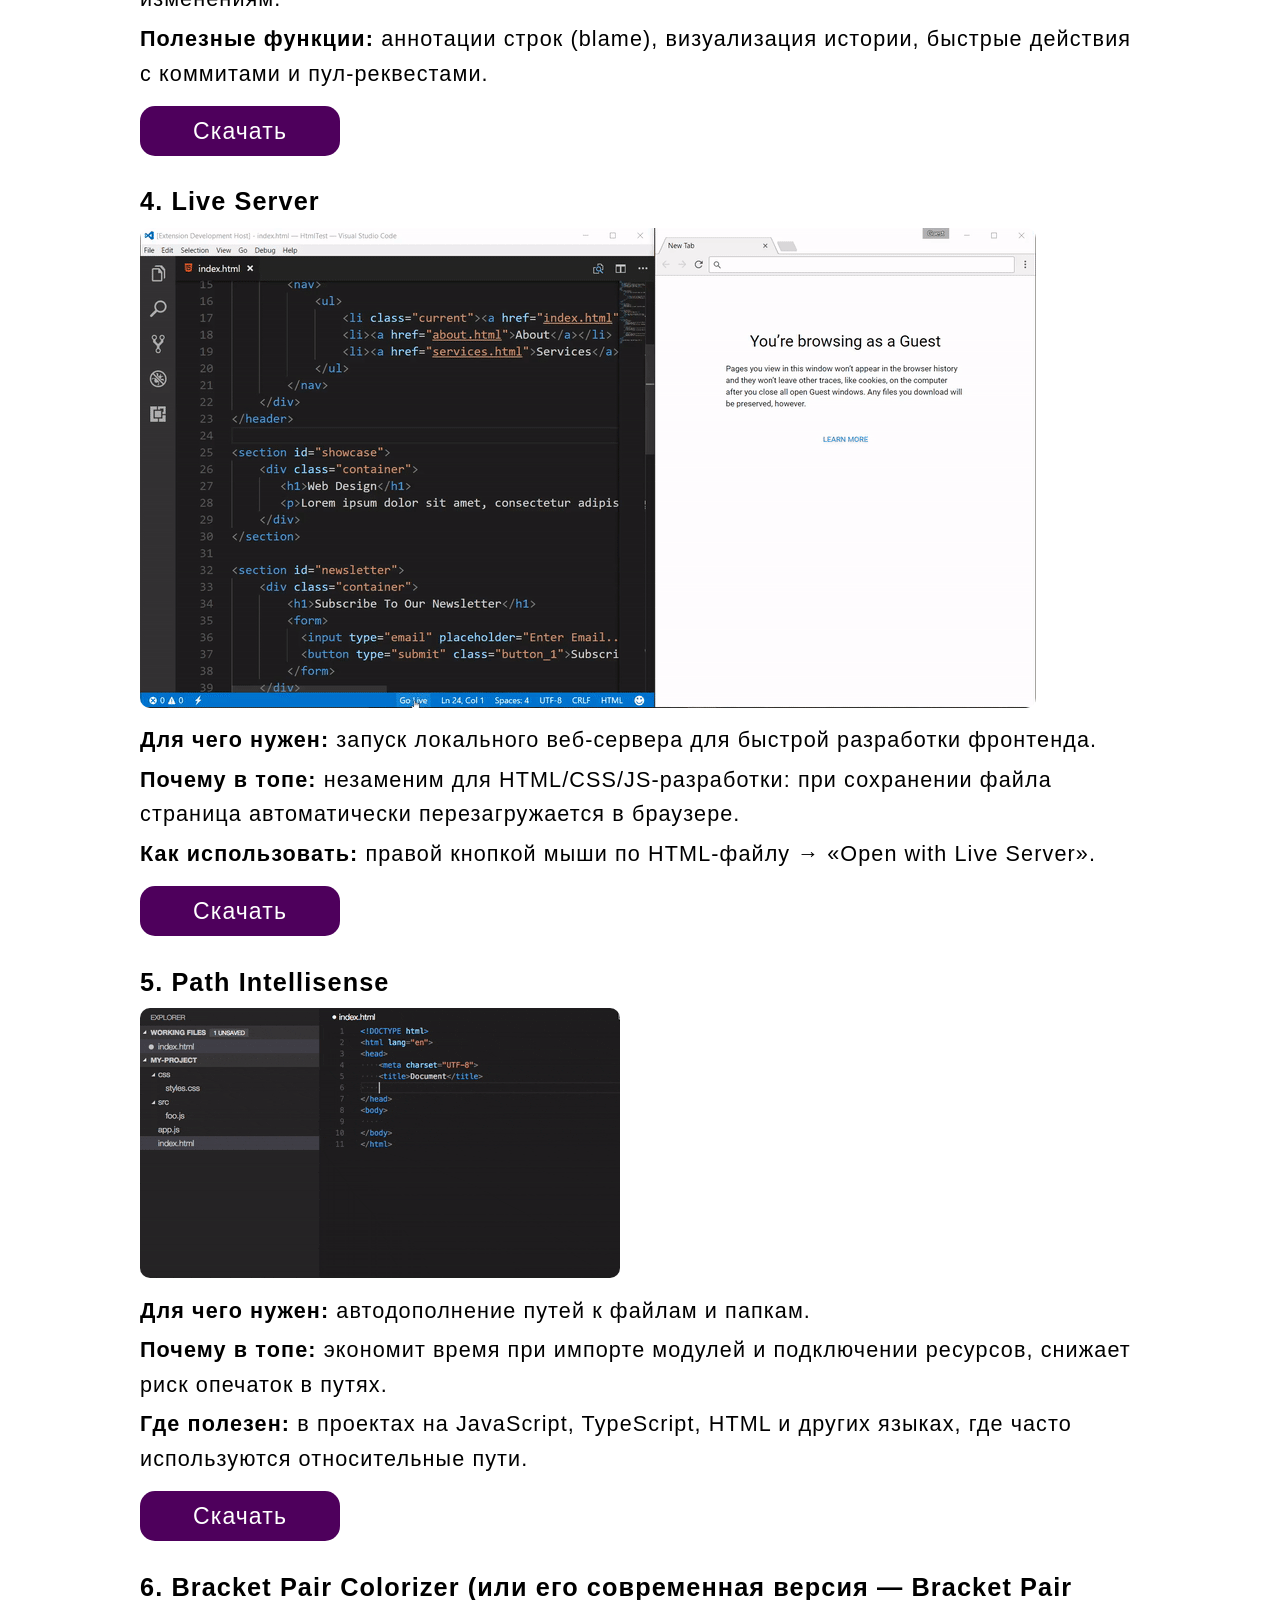
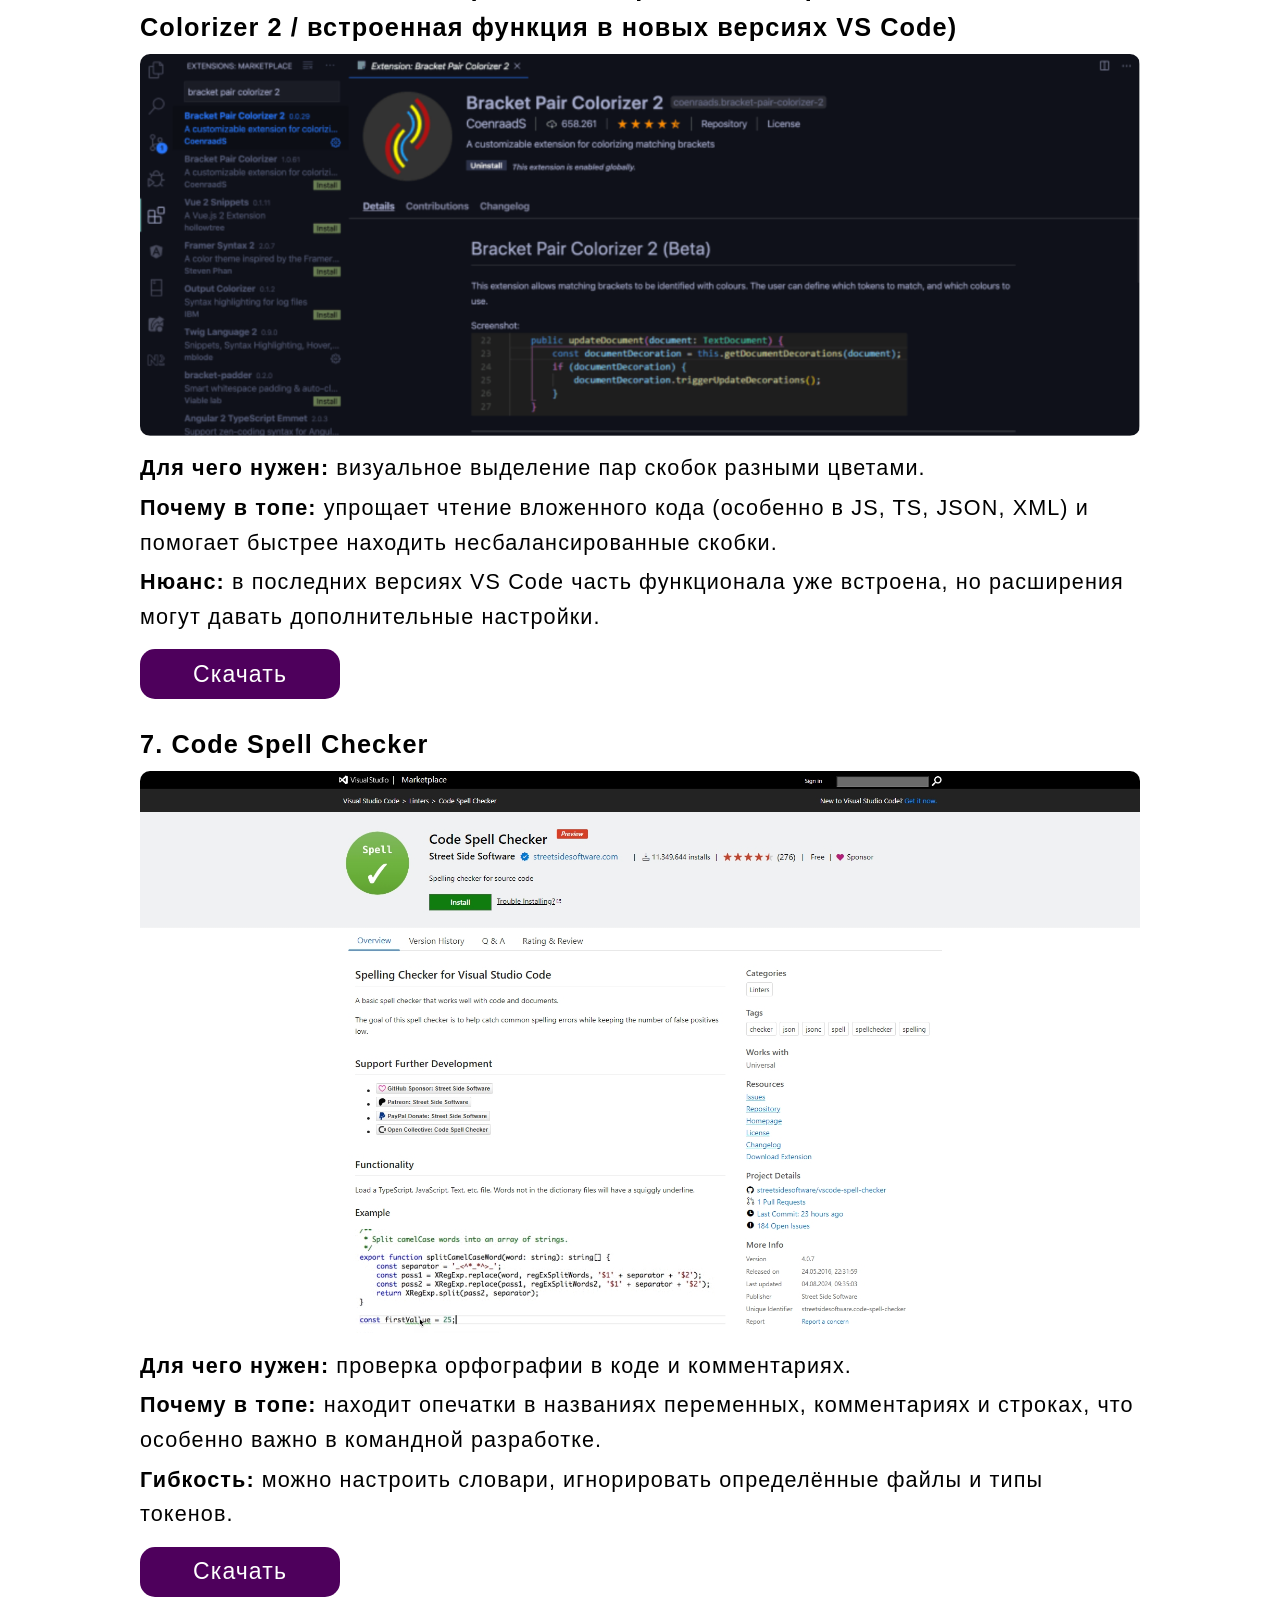
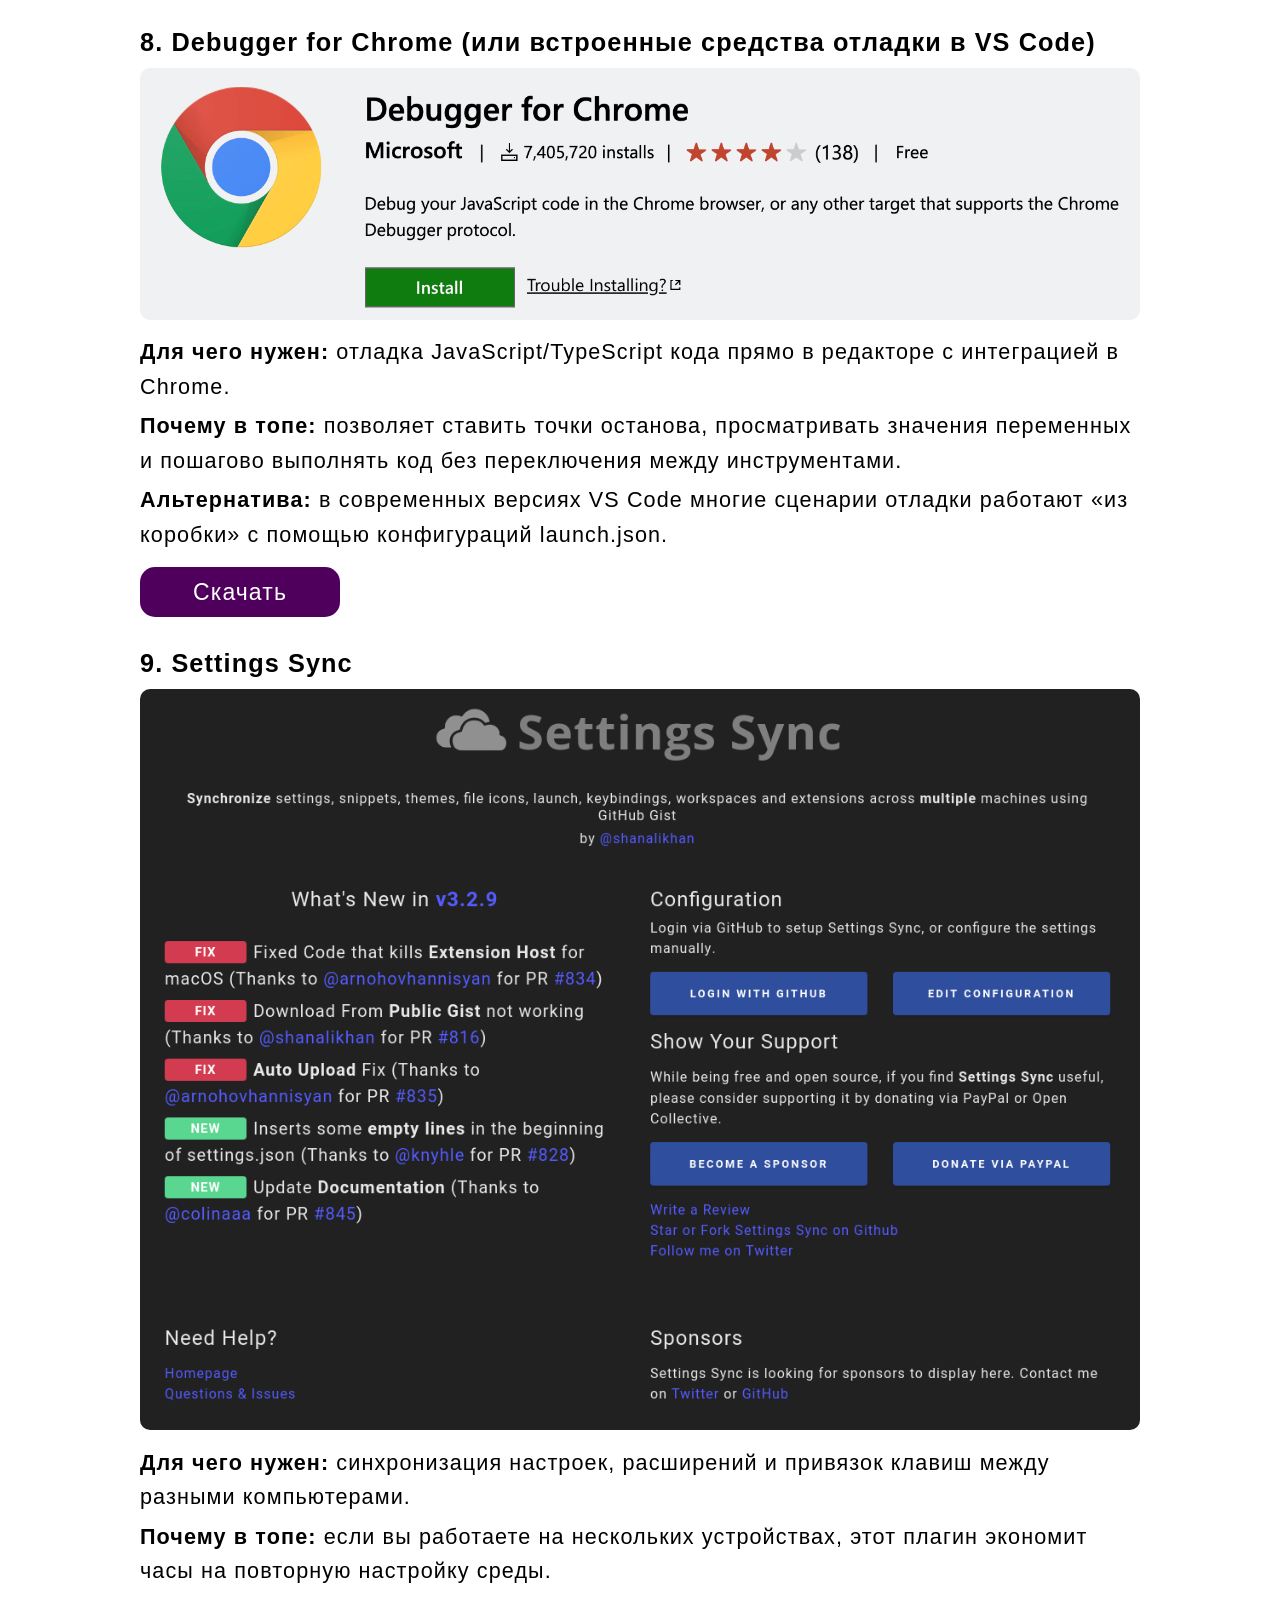
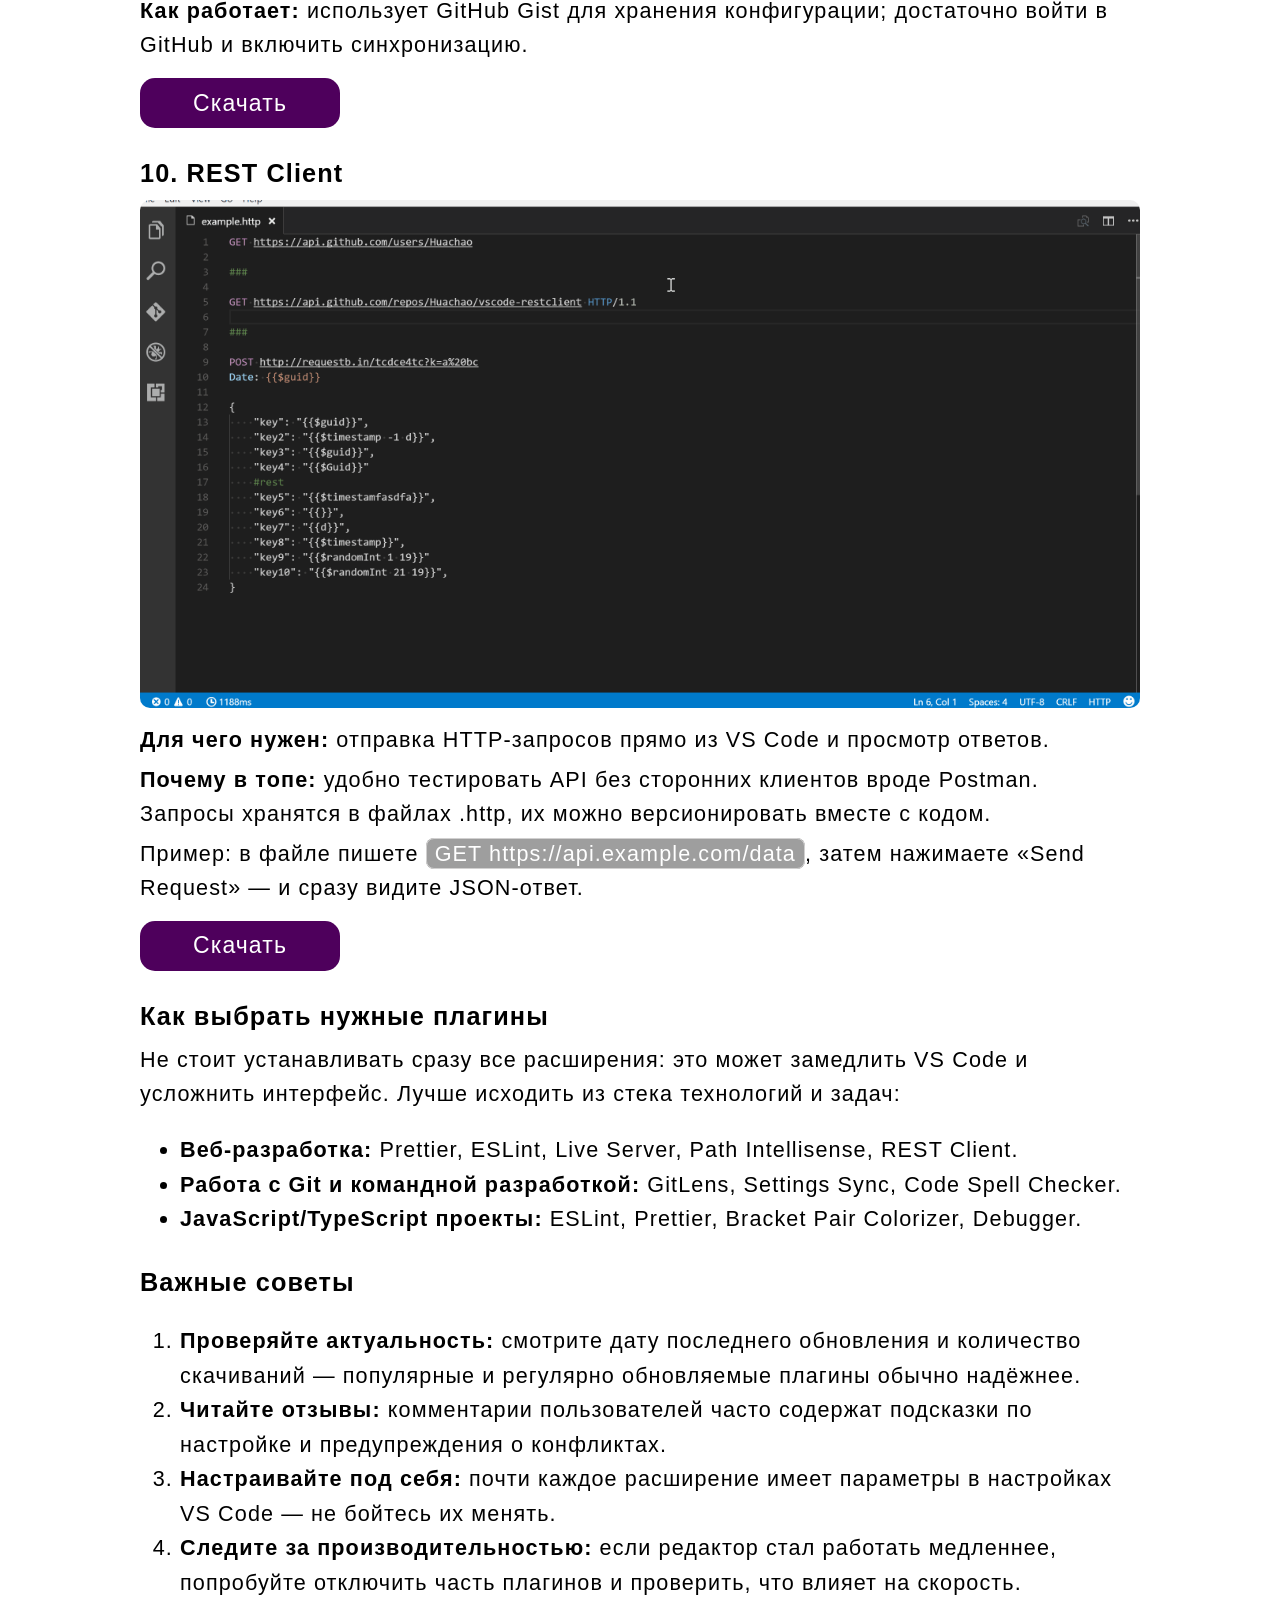
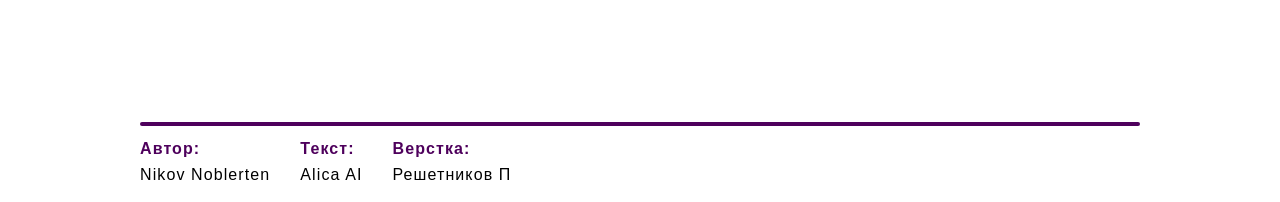
<file: vs_code_plagins.html>
<!DOCTYPE html>
<html lang="en">
<head>
  <meta charset="UTF-8">
  <meta name="viewport" content="width=device-width, initial-scale=1.0">
  <link rel="stylesheet" href="style.css">
  <link rel="shortcut icon" href="img/free-icon-web-3694372.png" />
  <title>Топ 10 плагинов для VS code</title>
</head>
<body>
  <header>
    <a href="index.html">Главная</a>
    <div class="header_contact_box">
      <input class="non_checkbox" type="checkbox" id="toggle-3">
      <label class="header_text_label" for="toggle-3">Настройки</label>
      <div class="contack_container">
        <label class="close_window" for="toggle-3">
          <img class="img_block_info" src="img/close_windows.png">
        </label>
        <p style="margin-top: 5px;">Я не владею javascript</p>
        <img class="header_mem" src="img/mem_cat_2.webp">
      </div>
    </div>
    <a class="header_text_label" href="about_me.html">Автор</a>
    <div class="header_contact_box">
      <input class="non_checkbox" type="checkbox" id="toggle-1">
      <label class="header_text_label" for="toggle-1">Контакты</label>
      <div class="contack_container">
        <label class="close_window" for="toggle-1">
          <img class="img_block_info" src="img/close_windows.png">
        </label>
        <p style="margin-right: 40px;">EMAIL: ferymgan@gmail.com</p>
        <p>TEL: +7(123)123-12-12</p>
      </div>
    </div>
  </header>
  <div class="header_min_720px">
    <a href="index.html"><img class="icons_header" src="img/home.png"></a>
    <div class="header_contact_box">
      <input class="non_checkbox" type="checkbox" id="min-toggle-1">
      <label class="header_text_label" for="min-toggle-1"><img class="icons_header" src="img/sitings.png"></label>
      <div class="contack_container">
        <label class="close_window" for="min-toggle-1">
          <img class="img_block_info" src="img/close_windows.png">
        </label>
        <p style="margin-top: 5px;">Я не владею javascript</p>
        <img class="header_mem" src="img/mem_cat_2.webp">
      </div>
    </div>
    <a href="about_me.html"><img class="icons_header" src="img/infa.png"></a>
    <div class="header_contact_box">
      <input class="non_checkbox" type="checkbox" id="min-toggle-2">
      <label class="header_text_label" for="min-toggle-2"><img class="icons_header" src="img/contact.png"></label>
      <div class="contack_container">
        <label class="close_window" for="min-toggle-2">
          <img class="img_block_info" src="img/close_windows.png">
        </label>
        <p style="margin-right: 40px;">EMAIL: ferymgan@gmail.com</p>
        <p>TEL: +7(123)123-12-12</p>
      </div>
    </div>
  </div>
  <div class="content">
    <h2>Топ‑10 плагинов для Visual Studio Code</h2>
    <p>Visual Studio Code (VS Code) — один из самых популярных редакторов кода в мире. Его сила не только в базовой функциональности, но и в огромной экосистеме расширений: они добавляют автодополнение, подсветку синтаксиса, инструменты для рефакторинга, интеграцию с Git и многое другое. Ниже — подборка из 10 полезных плагинов, которые пригодятся как начинающим, так и опытным разработчикам</p>
    <div class="text_margnin_p">
      <h3>1. Prettier — Code formatter</h3>
      <img class="img_content" src="img/prettier.jpg" loading="lazy">
      <p><strong>Для чего нужен:</strong> автоматическое форматирование кода по единым стандартам.</p>
      <p><strong>Почему в топе:</strong> избавляет от споров в команде о стиле оформления и экономит время на ручное выравнивание кода.</p>
      <p><strong>Что поддерживает:</strong> JavaScript, TypeScript, CSS, HTML, Vue, Angular и другие языки (через плагины).</p>
      <p><strong>Как использовать:</strong> после установки достаточно нажать <span class="fon_text">Shift + Alt + F</span> (Windows/Linux) или <span class="fon_text">Shift + Option + F</span> (macOS), либо включить автоформатирование при сохранении файла.</p>
      <a class="button_content" href="https://marketplace.visualstudio.com/items?itemName=esbenp.prettier-vscode">Скачать</a>
      <h3>2. ESLint</h3>
      <img class="img_content" src="img/eslint.png" loading="lazy">
      <p><strong>Для чего нужен:</strong> поиск ошибок и нарушений стиля в JavaScript/TypeScript‑коде.</p>
      <p><strong>Почему в топе:</strong> помогает писать чистый и безопасный код, сразу подсвечивая потенциальные проблемы.</p>
      <p><strong>Что делает:</strong> проверяет синтаксис, стилистические правила, возможные баги и антипаттерны.</p>
      <p><strong>Интеграция:</strong> отлично работает вместе с Prettier: ESLint отвечает за «правильность», а Prettier — за «внешний вид» кода.</p>
      <a class="button_content" href="https://marketplace.visualstudio.com/items?itemName=dbaeumer.vscode-eslint">Скачать</a>
      <h3>3. GitLens</h3>
      <img class="img_content" src="img/gitlens.gif" loading="lazy">
      <p><strong>Для чего нужен:</strong> расширенная работа с Git прямо внутри VS Code.</p>
      <p><strong>Почему в топе:</strong>  позволяет видеть, кто и когда изменил каждую строку кода, просматривать историю коммитов, сравнивать ветки и быстро переходить к нужным изменениям.</p>
      <p><strong>Полезные функции:</strong> аннотации строк (blame), визуализация истории, быстрые действия с коммитами и пул‑реквестами.</p>
      <a class="button_content" href="https://marketplace.visualstudio.com/items?itemName=eamodio.gitlens">Скачать</a>
      <h3>4. Live Server</h3>
      <img class="img_content" src="img/live_server.gif" loading="lazy">
      <p><strong>Для чего нужен:</strong> запуск локального веб‑сервера для быстрой разработки фронтенда.</p>
      <p><strong>Почему в топе:</strong> незаменим для HTML/CSS/JS‑разработки: при сохранении файла страница автоматически перезагружается в браузере.</p>
      <p><strong>Как использовать:</strong> правой кнопкой мыши по HTML‑файлу → «Open with Live Server».</p>
      <a class="button_content" href="https://marketplace.visualstudio.com/items?itemName=ritwickdey.LiveServer">Скачать</a>
      <h3>5. Path Intellisense</h3>
      <img class="img_content" src="img/path_intellisense.gif" loading="lazy">
      <p><strong>Для чего нужен:</strong> автодополнение путей к файлам и папкам.</p>
      <p><strong>Почему в топе:</strong> экономит время при импорте модулей и подключении ресурсов, снижает риск опечаток в путях.</p>
      <p><strong>Где полезен:</strong> в проектах на JavaScript, TypeScript, HTML и других языках, где часто используются относительные пути.</p>
      <a class="button_content" href="https://marketplace.visualstudio.com/items?itemName=christian-kohler.path-intellisense">Скачать</a>
      <h3>6. Bracket Pair Colorizer (или его современная версия — Bracket Pair Colorizer 2 / встроенная функция в новых версиях VS Code)</h3>
      <img class="img_content" src="img/bracket_pair.png" loading="lazy">
      <p><strong>Для чего нужен:</strong> визуальное выделение пар скобок разными цветами.</p>
      <p><strong>Почему в топе:</strong>  упрощает чтение вложенного кода (особенно в JS, TS, JSON, XML) и помогает быстрее находить несбалансированные скобки.</p>
      <p><strong>Нюанс:</strong> в последних версиях VS Code часть функционала уже встроена, но расширения могут давать дополнительные настройки.</p>
      <a class="button_content" href="https://marketplace.visualstudio.com/items?itemName=CoenraadS.bracket-pair-colorizer-2">Скачать</a>
      <h3>7. Code Spell Checker</h3>
      <img class="img_content" src="img/code_spell.jpg" loading="lazy">
      <p><strong>Для чего нужен:</strong> проверка орфографии в коде и комментариях.</p>
      <p><strong>Почему в топе:</strong> находит опечатки в названиях переменных, комментариях и строках, что особенно важно в командной разработке.</p>
      <p><strong>Гибкость:</strong> можно настроить словари, игнорировать определённые файлы и типы токенов.</p>
      <a class="button_content" href="https://marketplace.visualstudio.com/items?itemName=streetsidesoftware.code-spell-checker">Скачать</a>
      <h3>8. Debugger for Chrome (или встроенные средства отладки в VS Code)</h3>
      <img class="img_content" src="img/debugger.png" loading="lazy">
      <p><strong>Для чего нужен:</strong> отладка JavaScript/TypeScript кода прямо в редакторе с интеграцией в Chrome.</p>
      <p><strong>Почему в топе:</strong> позволяет ставить точки останова, просматривать значения переменных и пошагово выполнять код без переключения между инструментами.</p>
      <p><strong>Альтернатива:</strong> в современных версиях VS Code многие сценарии отладки работают «из коробки» с помощью конфигураций launch.json.</p>
      <a class="button_content" href="https://marketplace.visualstudio.com/items?itemName=msjsdiag.debugger-for-chrome">Скачать</a>
      <h3>9. Settings Sync</h3>
      <img class="img_content" src="img/sitting_sunc.png" loading="lazy">
      <p><strong>Для чего нужен:</strong> синхронизация настроек, расширений и привязок клавиш между разными компьютерами.</p>
      <p><strong>Почему в топе:</strong> если вы работаете на нескольких устройствах, этот плагин экономит часы на повторную настройку среды.</p>
      <p><strong>Как работает:</strong>  использует GitHub Gist для хранения конфигурации; достаточно войти в GitHub и включить синхронизацию.</p>
      <a class="button_content" href="https://marketplace.visualstudio.com/items?itemName=Shan.code-settings-sync">Скачать</a>
      <h3>10. REST Client</h3>
      <img class="img_content" src="img/rest_client.gif" loading="lazy">
      <p><strong>Для чего нужен:</strong> отправка HTTP‑запросов прямо из VS Code и просмотр ответов.</p>
      <p><strong>Почему в топе:</strong> удобно тестировать API без сторонних клиентов вроде Postman. Запросы хранятся в файлах .http, их можно версионировать вместе с кодом.</p>
      <p><storng>Пример:</strong> в файле пишете <span class="fon_text">GET https://api.example.com/data</span>, затем нажимаете «Send Request» — и сразу видите JSON‑ответ.</p>
      <a class="button_content" href="https://marketplace.visualstudio.com/items?itemName=humao.rest-client">Скачать</a>
      <h3>Как выбрать нужные плагины</h2>
      <p>Не стоит устанавливать сразу все расширения: это может замедлить VS Code и усложнить интерфейс. Лучше исходить из стека технологий и задач:</p>
      <ul>
        <li><strong>Веб‑разработка:</strong> Prettier, ESLint, Live Server, Path Intellisense, REST Client.</li>
        <li><strong>Работа с Git и командной разработкой:</strong> GitLens, Settings Sync, Code Spell Checker.</li>
        <li><strong>JavaScript/TypeScript проекты:</strong>  ESLint, Prettier, Bracket Pair Colorizer, Debugger.</li>
      </ul>
      <h3>Важные советы</h2>
      <ol>
        <li><strong>Проверяйте актуальность:</strong> смотрите дату последнего обновления и количество скачиваний — популярные и регулярно обновляемые плагины обычно надёжнее.</li>
        <li><strong>Читайте отзывы:</strong> комментарии пользователей часто содержат подсказки по настройке и предупреждения о конфликтах.</li>
        <li><strong>Настраивайте под себя:</strong> почти каждое расширение имеет параметры в настройках VS Code — не бойтесь их менять.</li>
        <li><strong>Следите за производительностью:</strong> если редактор стал работать медленнее, попробуйте отключить часть плагинов и проверить, что влияет на скорость.</li>
      </ol>
    </div>
  </div>
  <div class="text_p_stat_content">
    <p>Возможно вам будет интересно</p>
  </div>
  <div class="poxosh_stat_content">
    <a class="stat_block_content" href="syblime_plagins.html">
      <img class="stat_obloshka_content" src="img/syblime_text_obloshka.jpg">
      <p>Топ‑7 плагинов для Sublime Text</p>
      <p><span class="stat_block_content_1">Совершенствуем редактор</span></p>
    </a>
    <a class="stat_block_content" href="pygame_s.html">
      <img class="stat_obloshka_content" src="img/pygame_obloshka.jpg">
      <p>Pygame, популярная библиотека в Python</p>
      <p><span class="stat_block_content_1">Знакомимся с pygame</span></p>
    </a>
    <a class="stat_block_content" href="netron_stars.html">
      <img class="stat_obloshka_content" src="img/netron_star.jpg">
      <p>Нейтронные звёзды: космические монстры из сверхплотной материи</p>
    </a>
  </div>
  <footer>
    <div class="gorizontaly_block"></div>
    <div class="footer_conteiner">
      <div class="box_footer">
        <p style="color: rgb(78, 0, 92); font-weight: 600;">Автор:</p>
        <p>Nikov Noblerten</p>
      </div>
      <div class="box_footer">
        <p style="color: rgb(78, 0, 92); font-weight: 600;">Текст:</p>
        <p>Alica AI</p>
      </div>
      <div class="box_footer">
        <p style="color: rgb(78, 0, 92); font-weight: 600;">Верстка:</p>
        <p>Решетников П</p>
      </div>
    </div>
  </footer>
</body>
</html>
</file>
<file: style.css>
body {
    margin: 0;
    padding: 0;
    font-family: sans-serif;
    line-height: 1.6;
    letter-spacing: 1.1px;
}
header {
    display: none;
}
@media (min-width: 720px) {
    header {
        width: 100%;
        display: flex;
        justify-content: center;
        align-items: center;
        height: 50px;
        padding: 1px;
        gap: 35px;
        background-color: rgb(78, 0, 92);
        box-shadow: 5px 0 5px 0 black;
        position: fixed;
        top: 0;
    }
    header a {
        color: white;
        text-decoration: none;
        font-family: sans-serif;
        font-weight: 600;
        font-size: clamp(16px, 4vw, 24px);
    }
    header a:hover {
        color: rgba(255, 255, 255, 0.838);
    }
}
.header_min_720px {
    display: none;
}
@media (max-width: 720px) {
    .header_min_720px {
        width: 100%;
        display: flex;
        justify-content: space-around;
        align-items: center;
        height: 48px;
        padding: 1px;
        gap: 35px;
        background-color: rgb(78, 0, 92);
        box-shadow: 5px 0 5px 0 black;
        position: fixed;
        top: 0;
    }
    .icons_header {
        width: 36px;
        height: 36px;
    }
}
.content {
    max-width: 1000px;
    padding: 15px;
    margin-left: auto;
    margin-right: auto;
    font-size: 1.35rem;
    margin-top: 60px;
}
.redactor_text {
    padding: 20px 30px;
    background-color: rgb(78, 0, 92);
    color: white;
    border-radius: 30px;
    overflow-x: auto;
    overflow-y: hidden;
    white-space: nowrap;
}
.redactor_text p {
    margin: 0;
}
.blue_text {
    color: lightblue;
}
h3 {
    margin-bottom: 0;
}
.int_text {
    color: rgba(255, 255, 0, 0.828);
}
.red_text {
    color: rgb(240, 76, 76);
}
.bool_text {
    color: rgb(211, 80, 255);
}
.orange_text {
    color: orange;
}
.func_text {
    color: mediumspringgreen;
}
.glav_content {
    max-width: 1700px;
    margin-top: 110px;
    margin-left: auto;
    margin-right: auto;
    padding: 0 15px 0 15px;
}
.glav_container {
    display: flex;
    margin-top: 28px;
}
@media (min-width: 1320px) {
    .glav_content {
        padding: 0 25px 0 25px;
    }
    .glav_container {
        max-width: 1700px;
        background-color: #e5e5e5;
        border-radius: 70px;
        transition: box-shadow .25s;
        padding-right: 42px;
        margin-top: 40px;
    }
    .obloshka_glav {
        max-width: 500px;
        border-radius: 70px 0 0 70px;
        margin-right: 30px;
        object-fit: cover;
    }
    .glav_container p {
        color: #1b2b4c;
        font-size: 52px;
        margin-bottom: 0;
        margin-top: 12px;
    }
    .text_p_container p {
        font-size: 26px;
        margin-top: 0;
        margin-bottom: 10px;
    }
}
@media (max-width: 860px) and (min-width: 720px) {
    .glav_container p {
        color: #1b2b4c;
        font-size: 28px;
        font-weight: 400;
        margin-bottom: 0;
    }
    .text_p_container p {
        font-size: 18px;
        margin-top: 0;
        margin-bottom: 15px;
    }
}
@media (max-width: 719px) {
    .glav_container {
        flex-direction: column;
        max-width: 500px;
        background-color: #e5e5e5;
        border-radius: 50px;
        transition: box-shadow 0.3s;
        margin-left: auto;
        margin-right: auto;
    }
    .obloshka_glav {
        width: 100%;
        border-radius: 50px 50px 0 0;
        margin-right: 30px;
    }
    .glav_container p {
        color: #1b2b4c;
        font-size: 18px;
        margin: 20px;
        margin-bottom: 0;
        margin-top: 10px;
    }
    .text_p_container p {
        font-size: 14px;
        margin-top: 0;
        margin-bottom: 25px;
        margin-left: 20px;
        margin-right: 20px;
    }
    .content {
        font-size: 1rem;
    }
    .box_footer p {
        font-size: 0.72rem;
    }
}
.glav_container:hover {
    box-shadow: 0 0 20px 1px rgb(189, 189, 189);
}
.glav_content a {
    text-decoration: none;
}
.gorizontaly_block {
    display: flex;
    background-color: rgb(78, 0, 92);
    height: 4px;
    margin: 10px 0 10px 0;
    border-radius: 50px;
}
footer {
    max-width: 1000px;
    padding: 15px;
    margin-left: auto;
    margin-right: auto;
    font-size: 1.0rem;
    margin-top: 60px;
}
.footer_conteiner {
    display: flex;
    flex-wrap: wrap;
    gap: 30px;
}
.box_footer p {
    margin: 0;
}
h3 {
    margin-bottom: 0;
}
.ul_gap_s li {
    margin-bottom: 14px;
}
.stat_obloshka {
    width: 100%;
    max-width: 100%;
    border-radius: 50px;
}
.fon_text {
    background-color: rgb(158, 158, 158);
    border-radius: 8px;
    color: white;
    padding: 2px 8px 2px 8px;
    border: 1px solid rgb(209, 208, 208);
}
.text_margnin_p p {
    margin-top: 0px;
    margin-bottom: 5px;
}
.text_margnin_p h3 {
    margin-bottom: 6px;
}
.img_content {
    max-width: 100%;
    border-radius: 10px;
    margin-bottom: 5px;
}
@media (min-width: 720px) {
    .button_content {
        display: flex;
        justify-content: center;
        align-items: center;
        width: 200px;
        height: 50px;
        margin-top: 15px;
        margin-bottom: 15px;
        background-color: rgb(78, 0, 92);
        transition: box-shadow 0.25s;
        border-radius: 15px;
        color: white;
        font-size: 23px;
        text-decoration: none;
    }
}
@media (max-width: 720px) {
    .button_content {
        display: flex;
        justify-content: center;
        align-items: center;
        height: 42px;
        margin-top: 15px;
        margin-bottom: 15px;
        background-color: rgb(78, 0, 92);
        transition: box-shadow 0.25s;
        border-radius: 15px;
        color: white;
        font-size: 22px;
        text-decoration: none;
    }
}
.button_content:hover {
    box-shadow: 0 0 10px 1px rgb(78, 0, 92);
}
@media (min-width: 720px) and (max-width: 800px) {
    .glav_container p {
        font-size: 25px !important;
    }
    .text_p_container p {
        font-size: 15px !important;
    }
    .obloshka_glav {
        max-width: 350px !important;
    }
    .content {
        font-size: 1.15rem;
    }
}
@media (min-width: 720px) and (max-width: 1320px) {
    .glav_container {
        max-width: 1400px;
        background-color: rgb(225, 225, 225);
        border-radius: 60px;
        transition: box-shadow .25s;
        padding-right: 5px;
    }
    .obloshka_glav {
        max-width: 400px;
        border-radius: 60px 0 0 60px;
        margin-right: 15px;
        object-fit: cover;
    }
    .glav_container p {
        color: black;
        font-size: 30px;
        font-weight: 400;
        margin-bottom: 0;
        margin-top: 12px;
    }
    .text_p_container p {
        font-size: 18px;
        margin-top: 0;
        margin-bottom: 10px;
    }
}
.poxosh_stat_content {
    display: none;
}
.text_p_stat_content {
    display: none;
}
@media (min-width: 1320px) {
    .poxosh_stat_content {
        display: flex;
        justify-content: center;
        margin: 0 60px 0 60px;
        gap: 50px;
    }
    .poxosh_stat_content a {
        text-decoration: none;
        color: black;
    }
    .stat_block_content {
        flex-direction: column;
        max-width: 550px;
        background-color: #e5e5e5;
        border-radius: 50px;
        transition: transform 0.25s;
        padding-bottom: 10px;
    }
    .stat_block_content:hover {
        transform: scale(1.1);
    }
    .stat_block_content p {
        margin: 0 25px 0 25px;
        font-size: 30px;
        text-decoration: none;
        color: #1b2b4c;
    }
    .stat_obloshka_content {
        width: 100%;
        border-radius: 50px 50px 0 0;
        margin-right: 30px;
    }
    .stat_block_content_1 {
        font-size: 16px;
        text-decoration: none;
    }
    .text_p_stat_content {
        display: block;
        font-size: 75px;
        margin-left: 110px;
        color: rgba(68, 6, 79, 0.848);
    }
}
.header_text_label {
    color: white;
    text-decoration: none;
    font-family: sans-serif;
    font-weight: 600;
    font-size: clamp(16px, 4vw, 24px);
    cursor: pointer;
}
.header_text_label:hover {
    color: rgba(255, 255, 255, 0.838);
}
@media (max-width: 720px) {
    .contack_container {
        font-size: 16px !important;
        min-width: 300px;
        padding: 5px 12px !important;
    }
}
.contack_container {
    display: none;
    max-width: 600px;
    background-color: white;
    border-radius: 15px;
    box-shadow: 0 0 20px 1px rgba(0, 0, 0, 0.469);
    padding: 5px 20px;
    position: fixed;
    font-size: 22px;
    top: 50%;
    left: 50%;
    transform: translate(-50%, -50%);
}
.non_checkbox {
    display: none;
}
#toggle-1:checked ~ .contack_container {
    display: block;
}
#toggle-1:checked ~ .header_text_label {
    color: rgba(255, 255, 255, 0.838);
}
.close_window {
    width: 40px;
    height: 40px;
    position: fixed;
    right: 5px;
    cursor: pointer;
}
.img_block_info {
    width: 40px;
    height: 40px;
}
.header_mem {
    border-radius: 15px;
    max-width: 100%;
    margin-left: auto;
    margin-right: auto;
}
#toggle-3:checked ~ .contack_container {
    display: block;
}
#toggle-3:checked ~ .header_text_label {
    color: rgba(255, 255, 255, 0.838);
}
#min-toggle-1:checked ~ .contack_container {
    display: block;
}
#min-toggle-2:checked ~ .contack_container {
    display: block;
}
</file>
<file: about.css>
body {
    margin: 0;
    padding: 0;
    font-family: sans-serif;
    line-height: 1.4;
    background-color: rgb(50, 50, 50);
    font-size: calc(1.12vw);
}
.content {
    padding: 15px;
}
@media (min-width: 900px) {
    .content {
        display: flex;
        padding: 20px;
        gap: 25px;
    }
}
@media (max-width: 1000px) {
    .left_block {
        max-height: 698px !important;
    }
}
.left_block {
    display: flex;
    flex-direction: column;
    justify-content: center;
    align-items: center;
    max-width: 280px;
    max-height: 747px;
    padding: 25px;
    background-color: rgb(70, 70, 70);
    border: 2px solid rgb(100, 100, 100);
    border-radius: 40px;
    text-align: center;
    gap: 20px;
    margin-left: auto;
    margin-right: auto;
    margin-bottom: 15px;
}
.background_img_person {
    width: 200px;
    height: 200px;
    display: flex;
    justify-content: center;
    align-items: center;
    background-color: rgb(85, 85, 85);
    border-radius: 40px;
}
.h2_left_block {
    display: block;
    color: rgb(210, 210, 210);
    margin: 0;
}
.background_ychenik {
    display: flex;
    justify-content: center;
    align-items: center;
    max-width: 200px;
    height: 35px;
    max-height: 35px;
    padding: 0 10px;
    background-color: rgb(85, 85, 85);
    color: rgb(210, 210, 210);
    border-radius: 7px;
    font-size: 16px;
}
.gorinzotaly_left_block {
    display: flex;
    width: 100%;
    height: 3px;
    background-color: #D600FF;
    border-radius: 50px;
}
.left_block_info {
    width: 260px;
    max-width: 100%;
    display: flex;
    align-items: center;
    border: 2px solid rgb(90, 90, 90);
    border-radius: 20px;
    color: rgb(210, 210, 210);
    padding: 10px;
    gap: 15px;
    font-size: 18px !important;
    transition: border 0.2s;
}
.left_block_info:hover {
    border: 2px solid #D600FF;
}
.text_p_block_info {
    color: rgb(175, 175, 175);
}
.background_block_info {
    display: flex;
    justify-content: center;
    align-items: center;
    padding: 10px;
    border-radius: 17px;
    background-color: rgb(85, 85, 85);
}
.img_block_info {
    width: 40px;
    height: 40px;
}
.text_left_block_info p {
    margin: 0;
    text-align: left;
}
.text_left_block_info h3 {
    margin: 0;
}
.right_block {
    max-width: 100%;
    background-color: rgb(70, 70, 70);
    border: 2px solid rgb(100, 100, 100);
    border-radius: 40px;
    margin-bottom: 15px;
}
.header_glav {
    display: none;
}
@media (max-width: 1219px) {
    .header_glav {
        width: 100%;
        display: flex;
        justify-content: space-around;
        align-items: center;
        height: 50px;
        padding: 1px;
        gap: 35px;
        background-color: rgb(85, 85, 85);
        box-shadow: 5px 0 5px 0 black;
        position: fixed;
        top: 0;
    }
    .content {
        margin-top: 55px;
        font-size: 0.9rem;
    }
    .img_block_info {
        width: 32px;
        height: 32px;
    }
    .left_block {
        padding: 20px;
        gap: 18px;
    }
}
header {
    display: none;
}
@media (min-width: 1220px) {
    header {
        max-width: 580px;
        display: flex;
        justify-content: center;
        align-items: center;
        padding: 20px;
        background-color: rgb(85, 85, 85);
        border-radius: 0 40px 0 40px;
        font-size: 26px;
        font-weight: 600;
        gap: 25px;
        margin-left: auto;
    }
}
.non_checkbox {
    display: none;
}
.header_text_label {
    display: block;
    color: rgb(210, 210, 210);
    text-decoration: none;
    cursor: pointer;
    transition: color 0.25s;
}
.header_text_label:hover {
    color: #D600FF;
}
@media (max-width: 900px) {
    .contack_container {
        font-size: 16px !important;
        min-width: 300px;
        padding: 5px 12px !important;
    }
}
.contack_container {
    display: none;
    max-width: 600px;
    background-color: rgb(85, 85, 85);
    border-radius: 15px;
    box-shadow: 0 0 20px 1px rgba(0, 0, 0, 0.469);
    padding: 5px 20px;
    position: fixed;
    font-size: 22px;
    color: rgb(210, 210, 210);
    border: 2px solid rgb(100, 100, 100);
    top: 50%;
    left: 50%;
    transform: translate(-50%, -50%);
}
#toggle-1:checked ~ .contack_container {
    display: block;
}
#toggle-1:checked ~ .header_text_label {
    color: #D600FF;
}
#toggle-2:checked ~ .contack_container {
    display: block;
}
#toggle-2:checked ~ .header_text_label {
    color: #D600FF;
}
.header_mem {
    border-radius: 15px;
    max-width: 100%;
    margin-left: auto;
    margin-right: auto;
}
#toggle-3:checked ~ .contack_container {
    display: block;
}
#toggle-3:checked ~ .header_text_label {
    color: #D600FF;
}
.content_right_block {
    padding: 15px;
    color: rgb(165, 165, 165);
}
@media (min-width: 900px) {
    .content_right_block {
        padding: 25px;
    }
}
.right_block h2 {
    color: rgb(210, 210, 210);
    font-size: 30px;
    margin-bottom: 0;
    margin-top: 0;
}
.gorizontaly_right_block {
    width: 50px;
    height: 5px;
    background-color: #D600FF;
    border-radius: 50px;
}
.box_right_block {
    display: flex;
    flex-direction: column;
    gap: 20px;
}
@media (min-width: 1360px) {
    .box_right_block {
        flex-direction: row;
    }
}
.container {
    max-width: 1000px;
    display: flex;
    align-items: center;
    padding: 15px;
    color: rgb(170, 170, 170);
    border-radius: 10px;
    border: 2px solid rgb(85, 85, 85);
    gap: 12px;
}
.glav_box_right {
    display: flex;
    flex-direction: column;
    gap: 20px;
}
.icons_header {
    width: 36px;
    height: 36px;
    cursor: pointer;
}
.close_window {
    width: 40px;
    height: 40px;
    position: fixed;
    right: 5px;
    cursor: pointer;
}
#min-toggle-1:checked ~ .contack_container {
    display: block;
}
#min-toggle-2:checked ~ .contack_container {
    display: block;
}
.img_block_info_close {
    width: 40px;
    height: 40px;
}
</file>
